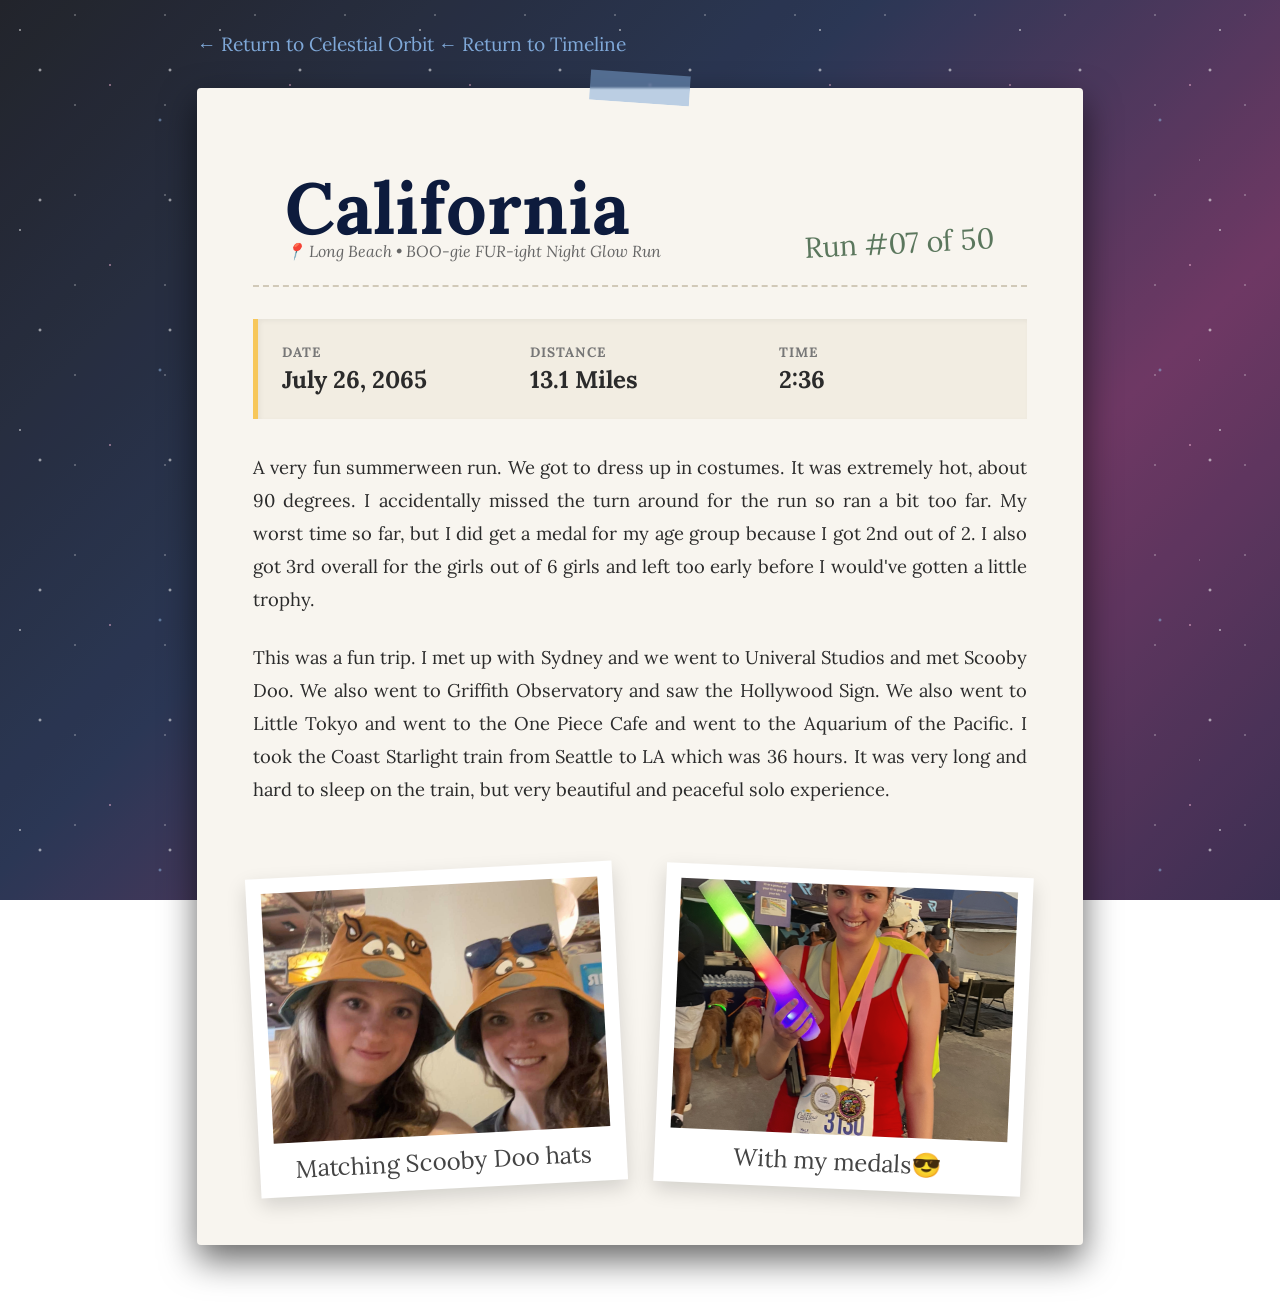
<file: states/california.html>
<!DOCTYPE html>
<html lang="en">
<head>
    <meta charset="UTF-8">
    <meta name="viewport" content="width=device-width, initial-scale=1.0">
    <title>California Run | Running Across America</title>
    <link rel="preconnect" href="https://fonts.googleapis.com">
    <link rel="preconnect" href="https://fonts.gstatic.com" crossorigin>
    <link href="https://fonts.googleapis.com/css2?family=Caveat:wght@400..700&family=Lora:ital,wght@0,400..700;1,400..700&display=swap" rel="stylesheet">
    <link rel="stylesheet" href="../assets/style.css">
    <style>
        /* ==========================================================================
           State Page Specific Styling
           ========================================================================== */
        .state-container {
            max-width: 950px;
            margin: 2rem auto;
            padding: 0 2rem;
            position: relative;
            z-index: 1;
        }

        .back-link {
            display: inline-block;
            color: var(--dusty-blue);
            text-decoration: none;
            margin-bottom: 2rem;
            font-size: 1.2rem;
            transition: color 0.3s;
        }
        .back-link:hover {
            color: var(--gold);
        }

        /* Scrapbook Journal Entry Paper Layout */
        .journal-paper {
            background: var(--cream);
            color: var(--charcoal);
            padding: 3.5rem;
            border-radius: 4px;
            box-shadow: 0 15px 35px rgba(0,0,0,0.6);
            position: relative;
            margin-bottom: 4rem;
        }

        .state-header {
            border-bottom: 2px dashed #d1c9b8;
            padding-bottom: 1.5rem;
            margin-bottom: 2rem;
            display: flex;
            justify-content: space-between;
            align-items: flex-end;
        }

        .state-header h1 {
            font-size: 4.5rem;
            color: var(--bg-light-blue);
            line-height: 0.9;
        }

        .run-number {
            font-size: 1.8rem;
            color: var(--forest-green);
            transform: rotate(-3deg);
        }

        /* Trail Stats Grid Box */
        .stats-notebook {
            background: #f2ede2;
            border-left: 5px solid var(--gold);
            padding: 1.5rem;
            margin: 2rem 0;
            display: grid;
            grid-template-columns: repeat(auto-fit, minmax(150px, 1fr));
            gap: 1.5rem;
            box-shadow: inset 2px 2px 5px rgba(0,0,0,0.05);
        }

        .stat-item h4 {
            font-size: 0.85rem;
            text-transform: uppercase;
            letter-spacing: 1px;
            color: #777;
            margin-bottom: 0.2rem;
        }

        .stat-item p {
            font-size: 1.5rem;
            color: var(--charcoal);
            font-weight: bold;
        }

        .long-story {
            line-height: 1.8;
            font-size: 1.15rem;
            margin-bottom: 2rem;
            text-align: justify;
        }

        .long-story p {
            margin-bottom: 1.5rem;
        }

        /* Polaroid Photo Gallery Grid */
        .state-gallery {
            display: grid;
            grid-template-columns: repeat(auto-fit, minmax(260px, 1fr));
            gap: 2.5rem;
            margin-top: 4rem;
        }

        .polaroid-frame {
            background: white;
            padding: 15px 15px 50px 15px;
            box-shadow: 0 8px 20px rgba(0,0,0,0.15);
            position: relative;
            transition: transform 0.3s ease;
        }

        .polaroid-frame img {
            width: 100%;
            height: 250px;
            object-fit: cover;
            filter: sepia(0.1) contrast(0.98);
        }

        .polaroid-frame .caption {
            position: absolute;
            bottom: 12px;
            left: 15px;
            right: 15px;
            text-align: center;
            font-size: 1.5rem;
            color: #444;
        }

        /* Playful overlapping layout tilts */
        .tilt-l { transform: rotate(-3deg); }
        .tilt-r { transform: rotate(2.5deg); }
        .polaroid-frame:hover { transform: rotate(0deg) scale(1.03); z-index: 5; }
    </style>
</head>
<body>

    <div class="stars-overlay"></div>

    <div class="state-container">
        
        <nav class="back-links-container">
            <a href="../index.html#progress-section" class="back-link serif">← Return to Celestial Orbit</a>
            <a href="../index.html#timeline-section" class="back-link serif">← Return to Timeline</a>
        </nav>

        <article class="journal-paper">
            <div class="tape top-center"></div>

            <header class="state-header">
                <div>
                    <h1 class="handwritten">California</h1>
                    <p class="serif" style="color: #666; font-style: italic;">📍 Long Beach • BOO-gie FUR-ight Night Glow Run </p>
                </div>
                <div class="run-number handwritten">Run #07 of 50</div>
            </header>

            <section class="stats-notebook serif">
                <div class="stat-item">
                    <h4>Date</h4>
                    <p>July 26, 2065</p>
                </div>
                <div class="stat-item">
                    <h4>Distance</h4>
                    <p>13.1 Miles</p>
                </div>
                <div class="stat-item">
                    <h4>Time</h4>
                    <p>2:36</p>
                </div>
            </section>

            <section class="long-story serif">
                <p>
                    A very fun summerween run. We got to dress up in costumes. It was extremely hot, about 90 degrees. I accidentally missed the turn around for the run so ran a bit too far. My worst time so far, but I did get a medal for my age group because I got 2nd out of 2. I also got 3rd overall for the girls out of 6 girls and left too early before I would've gotten a little trophy. 
                </p>
                <p>
                    This was a fun trip. I met up with Sydney and we went to Univeral Studios and met Scooby Doo. We also went to Griffith Observatory and saw the Hollywood Sign. We also went to Little Tokyo and went to the One Piece Cafe and went to the Aquarium of the Pacific. I took the Coast Starlight train from Seattle to LA which was 36 hours. It was very long and hard to sleep on the train, but very beautiful and peaceful solo experience. 
                </p>
    
            </section>

            <section class="state-gallery">
                
                <div class="polaroid-frame tilt-l">
                    <img src="../assets/images/california.JPG" alt="State Run" class="hero-img">
                    <p class="handwritten caption">Matching Scooby Doo hats</p>
                </div>

                <div class="polaroid-frame tilt-r">
                    <img src="../assets/images/california1.png" alt="State Run" class="hero-img">
                    <div class="coffee-stain"></div>
                    <p class="handwritten caption">With my medals😎</p>
                </div>

            </section>
        </article>

    </div>

</body>
</html>
</file>
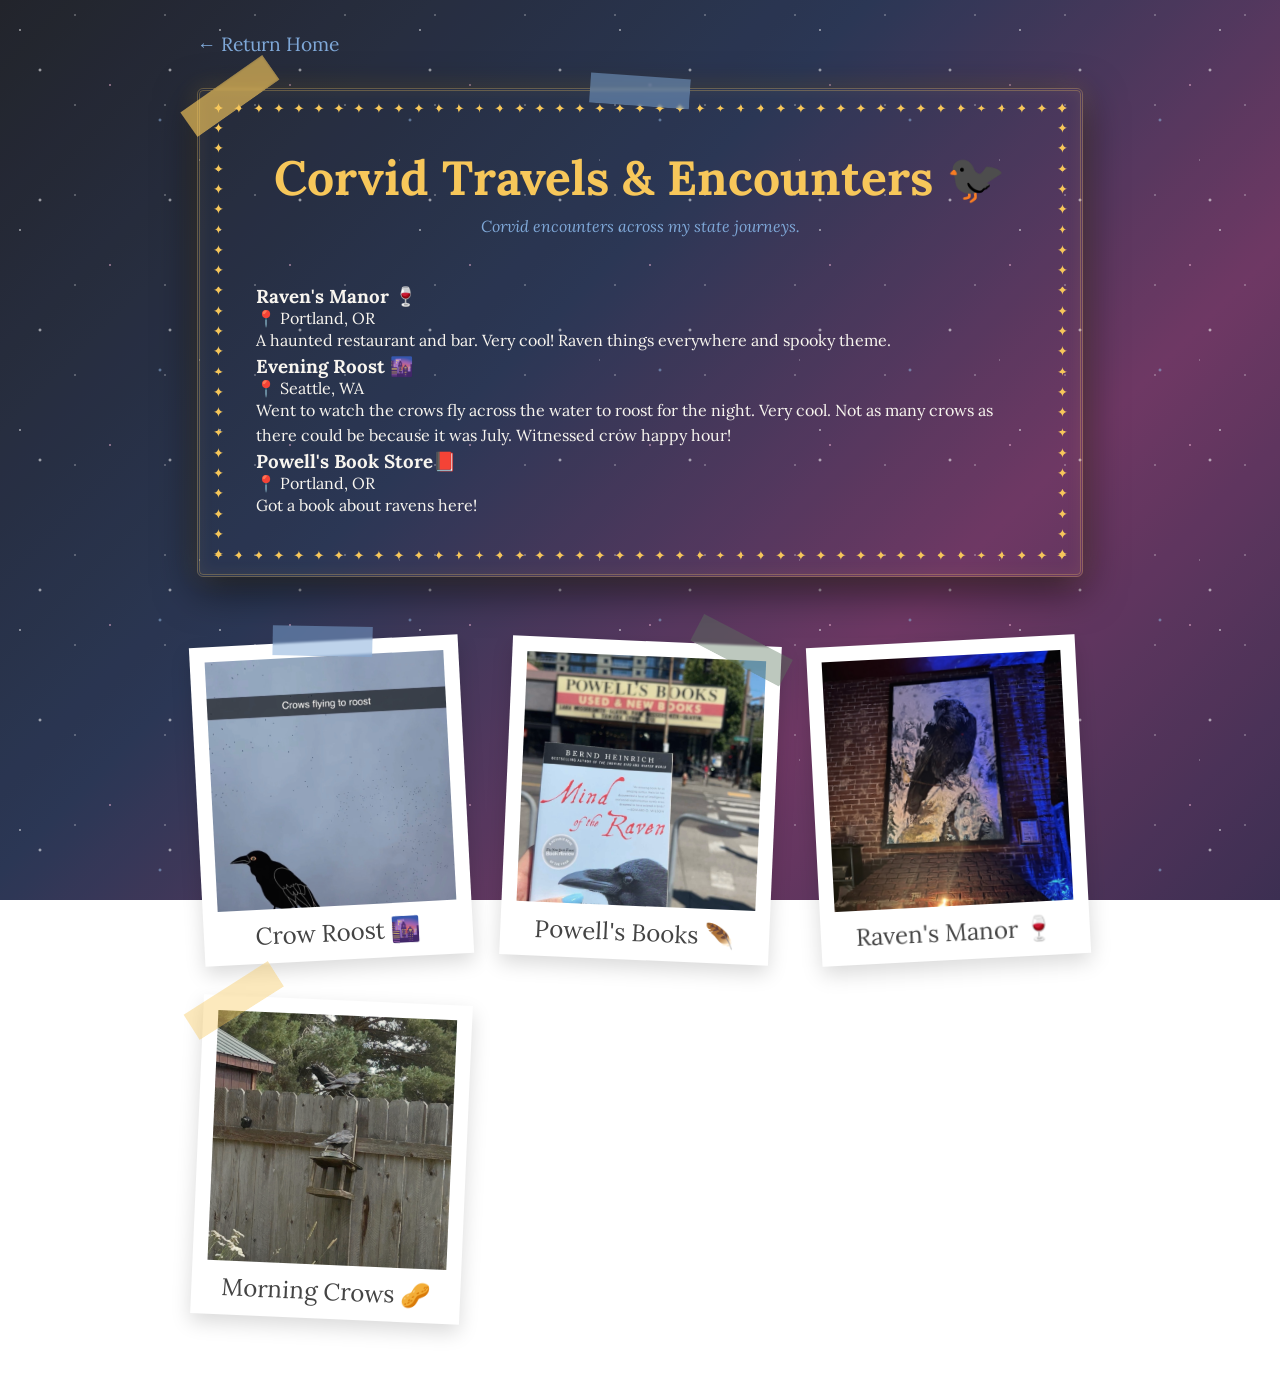
<file: states/corvids.html>
<!DOCTYPE html>
<html lang="en">
<head>
    <meta charset="UTF-8">
    <meta name="viewport" content="width=device-width, initial-scale=1.0">
    <title>Corvids | Running Across America</title>
    <link rel="preconnect" href="https://fonts.googleapis.com">
    <link rel="preconnect" href="https://fonts.gstatic.com" crossorigin>
    <link href="https://fonts.googleapis.com/css2?family=Caveat:wght@400..700&family=Lora:ital,wght@0,400..700;1,400..700&display=swap" rel="stylesheet">
    <link rel="stylesheet" href="../assets/style.css">
    <style>
      
        .state-container {
            max-width: 950px;
            margin: 2rem auto;
            padding: 0 2rem;
            position: relative;
            z-index: 1;
        }

        .back-link {
            display: inline-block;
            color: var(--dusty-blue);
            text-decoration: none;
            margin-bottom: 2rem;
            font-size: 1.2rem;
            transition: color 0.3s;
        }
        .back-link:hover {
            color: var(--gold);
        }

        /* Scrapbook Journal Entry Paper Layout */
        .journal-paper {
            background: var(--cream);
            color: var(--charcoal);
            padding: 3.5rem;
            border-radius: 4px;
            box-shadow: 0 15px 35px rgba(0,0,0,0.6);
            position: relative;
            margin-bottom: 4rem;
        }

        .state-header {
            border-bottom: 2px dashed #d1c9b8;
            padding-bottom: 1.5rem;
            margin-bottom: 2rem;
            display: flex;
            justify-content: space-between;
            align-items: flex-end;
        }

        .state-header h1 {
            font-size: 4.5rem;
            color: var(--bg-light-blue);
            line-height: 0.9;
        }

        .run-number {
            font-size: 1.8rem;
            color: var(--forest-green);
            transform: rotate(-3deg);
        }

        /* Trail Stats Grid Box */
        .stats-notebook {
            background: #f2ede2;
            border-left: 5px solid var(--gold);
            padding: 1.5rem;
            margin: 2rem 0;
            display: grid;
            grid-template-columns: repeat(auto-fit, minmax(150px, 1fr));
            gap: 1.5rem;
            box-shadow: inset 2px 2px 5px rgba(0,0,0,0.05);
        }

        .stat-item h4 {
            font-size: 0.85rem;
            text-transform: uppercase;
            letter-spacing: 1px;
            color: #777;
            margin-bottom: 0.2rem;
        }

        .stat-item p {
            font-size: 1.5rem;
            color: var(--charcoal);
            font-weight: bold;
        }

        .long-story {
            line-height: 1.8;
            font-size: 1.15rem;
            margin-bottom: 2rem;
            text-align: justify;
        }

        .long-story p {
            margin-bottom: 1.5rem;
        }

        /* Polaroid Photo Gallery Grid */
        .state-gallery {
            display: grid;
            grid-template-columns: repeat(auto-fit, minmax(260px, 1fr));
            gap: 2.5rem;
            margin-top: 4rem;
            margin-bottom: 4rem;
        }

        .polaroid-frame {
            background: white;
            padding: 15px 15px 50px 15px;
            box-shadow: 0 8px 20px rgba(0,0,0,0.15);
            position: relative;
            transition: transform 0.3s ease;
        }

        .polaroid-frame img {
            width: 100%;
            height: 250px;
            object-fit: cover;
            filter: sepia(0.1) contrast(0.98);
        }

        .polaroid-frame .caption {
            position: absolute;
            bottom: 12px;
            left: 15px;
            right: 15px;
            text-align: center;
            font-size: 1.5rem;
            color: #444;
        }

        /* Playful overlapping layout tilts */
        .tilt-l { transform: rotate(-3deg); }
        .tilt-r { transform: rotate(2.5deg); }
        .polaroid-frame:hover { transform: rotate(0deg) scale(1.03); z-index: 5; }
    </style>
</head>
<body>

    <div class="stars-overlay"></div>

    <div class="state-container">
        
        <nav class="back-links-container">
            <a href="../index.html#home" class="back-link serif">← Return Home</a>
        </nav>
          

        <section id="corvid-section" class="corvid-section">
            <div class="corvid-paper cosmic-border">
                <div class="corvid-header">
                    <h2 class="handwritten section-title">Corvid Travels & Encounters 🐦‍⬛</h2>
                    <p class="section-subtitle serif">Corvid encounters across my state journeys.</p>
                </div>

                <div class="corvid-grid">
                    <article class="corvid-card">
                        <div class="tape top-center"></div>
                        <h3 class="handwritten">Raven's Manor 🍷</h3>
                        <p class="serif corvid-location">📍 Portland, OR</p>
                        <p class="serif entry-text">
                            A haunted restaurant and bar. Very cool! Raven things everywhere and spooky theme. 
                    </article>

                    <article class="corvid-card">
                        <div class="tape top-left"></div>
                        <h3 class="handwritten">Evening Roost  🌆</h3>
                        <p class="serif corvid-location">📍 Seattle, WA</p>
                        <p class="serif entry-text">
                            Went to watch the crows fly across the water to roost for the night. Very cool. Not as many crows as there could be because it was July. Witnessed crow happy hour!
                        </p>
                    </article>

                    <article class="corvid-card">
                        <div class="tape top-left"></div>
                        <h3 class="handwritten">Powell's Book Store📕</h3>
                        <p class="serif corvid-location">📍 Portland, OR</p>
                        <p class="serif entry-text">
                            Got a book about ravens here!
                        </p>
                    </article>                </div>
            </div>
        </section>

        <section class="state-gallery">
            <div class="polaroid-frame tilt-l">
                <div class="tape top-center"></div>
                <img src="../assets/images/corvid1.jpeg" alt="Crow at sunset">
                <p class="caption handwritten">Crow Roost 🌆</p>
            </div>

            <div class="polaroid-frame tilt-r">
                <div class="tape top-right"></div>
                <img src="../assets/images/corvid2.jpeg" alt="Raven's Manor">
                <p class="caption handwritten">Powell's Books 🪶 </p>
            </div>

            <div class="polaroid-frame tilt-l">
                <img src="../assets/images/corvid3.jpeg" alt="Raven feather">
                <p class="caption handwritten">Raven's Manor 🍷</p>
            </div>

            <div class="polaroid-frame tilt-r">
                <div class="tape top-left"></div>
                <img src="../assets/images/corvid4.jpeg" alt="Crow perched">
                <p class="caption handwritten">Morning Crows 🥜</p>
            </div>
        </section>

    </div>

</body>
</html>
</file>
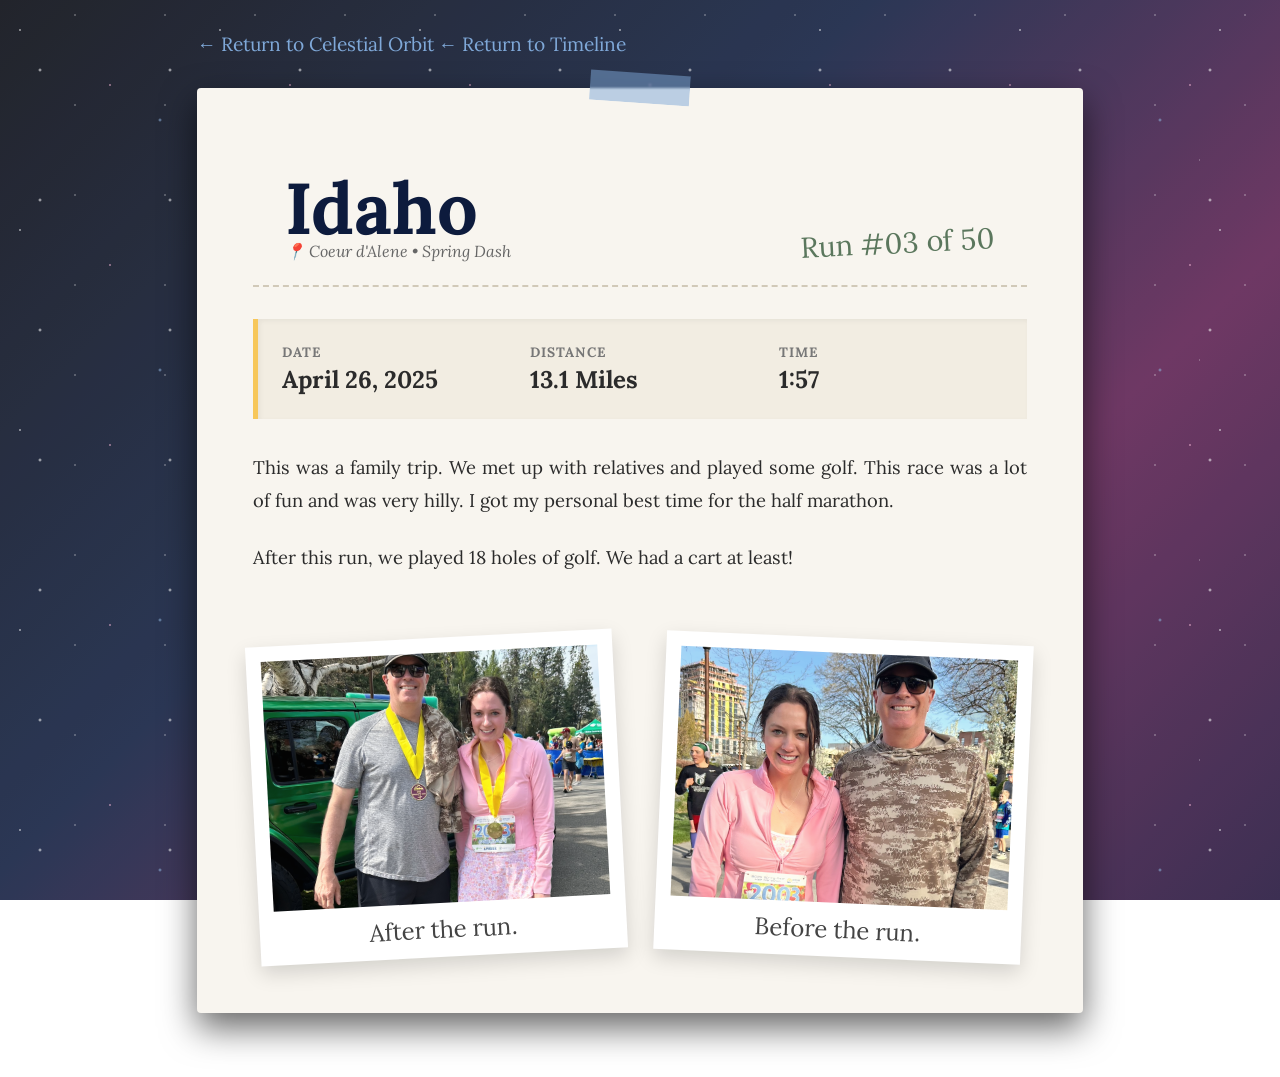
<file: states/idaho.html>
<!DOCTYPE html>
<html lang="en">
<head>
    <meta charset="UTF-8">
    <meta name="viewport" content="width=device-width, initial-scale=1.0">
    <title>Idaho Run | Running Across America</title>
    <link rel="preconnect" href="https://fonts.googleapis.com">
    <link rel="preconnect" href="https://fonts.gstatic.com" crossorigin>
    <link href="https://fonts.googleapis.com/css2?family=Caveat:wght@400..700&family=Lora:ital,wght@0,400..700;1,400..700&display=swap" rel="stylesheet">
    <link rel="stylesheet" href="../assets/style.css">
    <style>
        /* ==========================================================================
           State Page Specific Styling
           ========================================================================== */
        .state-container {
            max-width: 950px;
            margin: 2rem auto;
            padding: 0 2rem;
            position: relative;
            z-index: 1;
        }

        .back-link {
            display: inline-block;
            color: var(--dusty-blue);
            text-decoration: none;
            margin-bottom: 2rem;
            font-size: 1.2rem;
            transition: color 0.3s;
        }
        .back-link:hover {
            color: var(--gold);
        }

        /* Scrapbook Journal Entry Paper Layout */
        .journal-paper {
            background: var(--cream);
            color: var(--charcoal);
            padding: 3.5rem;
            border-radius: 4px;
            box-shadow: 0 15px 35px rgba(0,0,0,0.6);
            position: relative;
            margin-bottom: 4rem;
        }

        .state-header {
            border-bottom: 2px dashed #d1c9b8;
            padding-bottom: 1.5rem;
            margin-bottom: 2rem;
            display: flex;
            justify-content: space-between;
            align-items: flex-end;
        }

        .state-header h1 {
            font-size: 4.5rem;
            color: var(--bg-light-blue);
            line-height: 0.9;
        }

        .run-number {
            font-size: 1.8rem;
            color: var(--forest-green);
            transform: rotate(-3deg);
        }

        /* Trail Stats Grid Box */
        .stats-notebook {
            background: #f2ede2;
            border-left: 5px solid var(--gold);
            padding: 1.5rem;
            margin: 2rem 0;
            display: grid;
            grid-template-columns: repeat(auto-fit, minmax(150px, 1fr));
            gap: 1.5rem;
            box-shadow: inset 2px 2px 5px rgba(0,0,0,0.05);
        }

        .stat-item h4 {
            font-size: 0.85rem;
            text-transform: uppercase;
            letter-spacing: 1px;
            color: #777;
            margin-bottom: 0.2rem;
        }

        .stat-item p {
            font-size: 1.5rem;
            color: var(--charcoal);
            font-weight: bold;
        }

        .long-story {
            line-height: 1.8;
            font-size: 1.15rem;
            margin-bottom: 2rem;
            text-align: justify;
        }

        .long-story p {
            margin-bottom: 1.5rem;
        }

        /* Polaroid Photo Gallery Grid */
        .state-gallery {
            display: grid;
            grid-template-columns: repeat(auto-fit, minmax(260px, 1fr));
            gap: 2.5rem;
            margin-top: 4rem;
        }

        .polaroid-frame {
            background: white;
            padding: 15px 15px 50px 15px;
            box-shadow: 0 8px 20px rgba(0,0,0,0.15);
            position: relative;
            transition: transform 0.3s ease;
        }

        .polaroid-frame img {
            width: 100%;
            height: 250px;
            object-fit: cover;
            filter: sepia(0.1) contrast(0.98);
        }

        .polaroid-frame .caption {
            position: absolute;
            bottom: 12px;
            left: 15px;
            right: 15px;
            text-align: center;
            font-size: 1.5rem;
            color: #444;
        }

        /* Playful overlapping layout tilts */
        .tilt-l { transform: rotate(-3deg); }
        .tilt-r { transform: rotate(2.5deg); }
        .polaroid-frame:hover { transform: rotate(0deg) scale(1.03); z-index: 5; }
    </style>
</head>
<body>

    <div class="stars-overlay"></div>

    <div class="state-container">
        
        <nav class="back-links-container">
            <a href="../index.html#progress-section" class="back-link serif">← Return to Celestial Orbit</a>
            <a href="../index.html#timeline-section" class="back-link serif">← Return to Timeline</a>
        </nav>

        <article class="journal-paper">
            <div class="tape top-center"></div>

            <header class="state-header">
                <div>
                    <h1 class="handwritten">Idaho</h1>
                    <p class="serif" style="color: #666; font-style: italic;">📍 Coeur d'Alene • Spring Dash</p>
                </div>
                <div class="run-number handwritten">Run #03 of 50</div>
            </header>

            <section class="stats-notebook serif">
                <div class="stat-item">
                    <h4>Date</h4>
                    <p>April 26, 2025</p>
                </div>
                <div class="stat-item">
                    <h4>Distance</h4>
                    <p>13.1 Miles</p>
                </div>
                <div class="stat-item">
                    <h4>Time</h4>
                    <p>1:57</p>
                </div>
            </section>

            <section class="long-story serif">
                <p>
                    This was a family trip. We met up with relatives and played some golf. This race was a lot of fun and was very hilly. I got my personal best time for the half marathon. 
                </p>
                <p>
                    After this run, we played 18 holes of golf. We had a cart at least!
                </p>
    
            </section>

            <section class="state-gallery">
                
                <div class="polaroid-frame tilt-l">
                    <img src="../assets/images/idaho2.png" alt="State Run" class="hero-img">
                    <p class="handwritten caption">After the run.</p>
                </div>

                <div class="polaroid-frame tilt-r">
                    <img src="../assets/images/idaho3.png" alt="State Run" class="hero-img">
                    <div class="coffee-stain"></div>
                    <p class="handwritten caption">Before the run.</p>
                </div>

            </section>
        </article>

    </div>

</body>
</html>
</file>
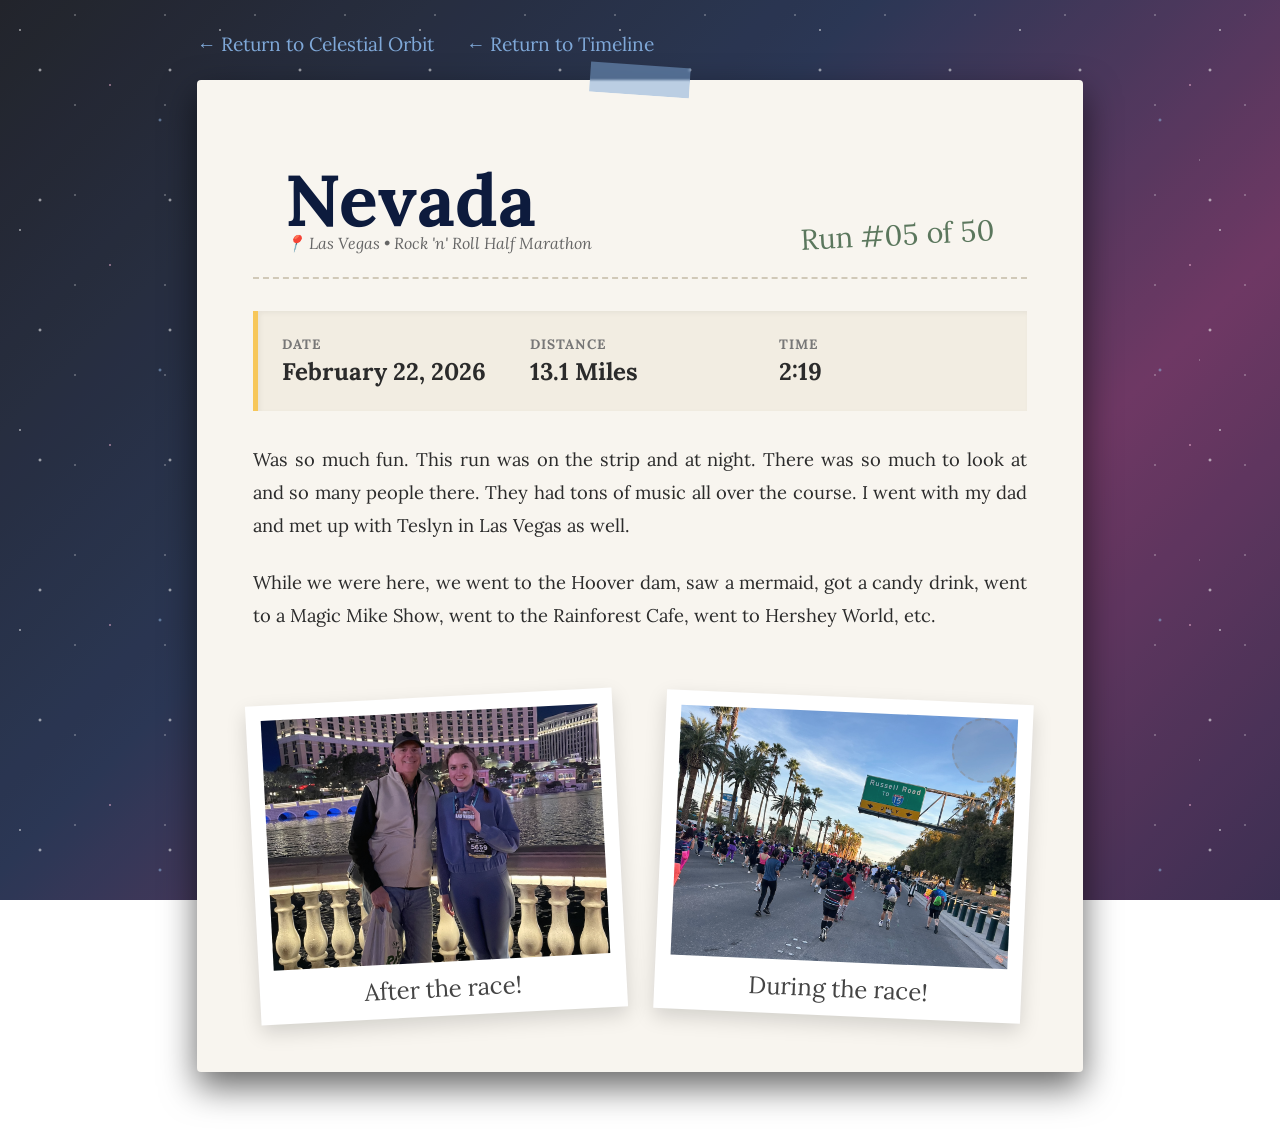
<file: states/nevada.html>
<!DOCTYPE html>
<html lang="en">
<head>
    <meta charset="UTF-8">
    <meta name="viewport" content="width=device-width, initial-scale=1.0">
    <title>Nevada Run | Running Across America</title>
    <link rel="preconnect" href="https://fonts.googleapis.com">
    <link rel="preconnect" href="https://fonts.gstatic.com" crossorigin>
    <link href="https://fonts.googleapis.com/css2?family=Caveat:wght@400..700&family=Lora:ital,wght@0,400..700;1,400..700&display=swap" rel="stylesheet">
    
   
    <link rel="stylesheet" href="../assets/style.css">
    
    <style>
        /* ==========================================================================
           State Page Specific Styling
           ========================================================================== */
        .state-container {
            max-width: 950px;
            margin: 2rem auto;
            padding: 0 2rem;
            position: relative;
            z-index: 1;
        }

       
        .back-links-container {
            display: flex;
            gap: 2rem;
            margin-bottom: 1.5rem;
        }

        .back-link {
            display: inline-block;
            color: var(--dusty-blue);
            text-decoration: none;
            font-size: 1.2rem;
            transition: color 0.3s;
        }
        .back-link:hover {
            color: var(--gold);
        }

        /* Scrapbook Journal Entry Paper Layout */
        .journal-paper {
            background: var(--cream);
            color: var(--charcoal);
            padding: 3.5rem;
            border-radius: 4px;
            box-shadow: 0 15px 35px rgba(0,0,0,0.6);
            position: relative;
            margin-bottom: 4rem;
        }

        .state-header {
            border-bottom: 2px dashed #d1c9b8;
            padding-bottom: 1.5rem;
            margin-bottom: 2rem;
            display: flex;
            justify-content: space-between;
            align-items: flex-end;
        }

        .state-header h1 {
            font-size: 4.5rem;
            color: var(--bg-light-blue);
            line-height: 0.9;
        }

        .run-number {
            font-size: 1.8rem;
            color: var(--forest-green);
            transform: rotate(-3deg);
        }

        /* Trail Stats Grid Box */
        .stats-notebook {
            background: #f2ede2;
            border-left: 5px solid var(--gold);
            padding: 1.5rem;
            margin: 2rem 0;
            display: grid;
            grid-template-columns: repeat(auto-fit, minmax(150px, 1fr));
            gap: 1.5rem;
            box-shadow: inset 2px 2px 5px rgba(0,0,0,0.05);
        }

        .stat-item h4 {
            font-size: 0.85rem;
            text-transform: uppercase;
            letter-spacing: 1px;
            color: #777;
            margin-bottom: 0.2rem;
        }

        .stat-item p {
            font-size: 1.5rem;
            color: var(--charcoal);
            font-weight: bold;
        }

        .long-story {
            line-height: 1.8;
            font-size: 1.15rem;
            margin-bottom: 2rem;
            text-align: justify;
        }

        .long-story p {
            margin-bottom: 1.5rem;
        }

        /* Polaroid Photo Gallery Grid */
        .state-gallery {
            display: grid;
            grid-template-columns: repeat(auto-fit, minmax(260px, 1fr));
            gap: 2.5rem;
            margin-top: 4rem;
        }

        .polaroid-frame {
            background: white;
            padding: 15px 15px 50px 15px;
            box-shadow: 0 8px 20px rgba(0,0,0,0.15);
            position: relative;
            transition: transform 0.3s ease;
        }

        .polaroid-frame img {
            width: 100%;
            height: 250px;
            object-fit: cover;
            filter: sepia(0.1) contrast(0.98);
        }

        .polaroid-frame .caption {
            position: absolute;
            bottom: 12px;
            left: 15px;
            right: 15px;
            text-align: center;
            font-size: 1.5rem;
            color: #444;
        }

        /* Playful overlapping layout tilts */
        .tilt-l { transform: rotate(-3deg); }
        .tilt-r { transform: rotate(2.5deg); }
        .polaroid-frame:hover { transform: rotate(0deg) scale(1.03); z-index: 5; }
    </style>
</head>
<body>

    <div class="stars-overlay"></div>

    <div class="state-container">
        
       
        <nav class="back-links-container">
            <a href="../index.html#progress-section" class="back-link serif">← Return to Celestial Orbit</a>
            <a href="../index.html#timeline-section" class="back-link serif">← Return to Timeline</a>
        </nav>

        <article class="journal-paper">
            <div class="tape top-center"></div>

            <header class="state-header">
                <div>
                    <h1 class="handwritten">Nevada</h1>
                    <p class="serif" style="color: #666; font-style: italic;">📍 Las Vegas • Rock 'n' Roll Half Marathon</p>
                </div>
                <div class="run-number handwritten">Run #05 of 50</div>
            </header>

            <section class="stats-notebook serif">
                <div class="stat-item">
                    <h4>Date</h4>
                    <p>February 22, 2026</p>
                </div>
                <div class="stat-item">
                    <h4>Distance</h4>
                    <p>13.1 Miles</p>
                </div>
                <div class="stat-item">
                    <h4>Time</h4>
                    <p>2:19</p>
                </div>
            </section>

            <section class="long-story serif">
                <p>
                    Was so much fun. This run was on the strip and at night. There was so much to look at and so many people there. They had tons of music all over the course. I went with my dad and met up with Teslyn in Las Vegas as well. 
                </p>
                <p>
                    While we were here, we went to the Hoover dam, saw a mermaid, got a candy drink, went to a Magic Mike Show, went to the Rainforest Cafe, went to Hershey World, etc. 
                </p>
            </section>

            <section class="state-gallery">
               
                <div class="polaroid-frame tilt-l">
                    <img src="../assets/images/vegas2.png" alt="State Run" class="hero-img">
                    <p class="handwritten caption">After the race!</p>
                </div>

                <div class="polaroid-frame tilt-r">
                    <img src="../assets/images/vegas4.png" alt="State Run" class="hero-img">
                    <div class="coffee-stain"></div>
                    <p class="handwritten caption">During the race!</p>
                </div>
            </section>
        </article>
    </div>
</body>
</html>
</file>
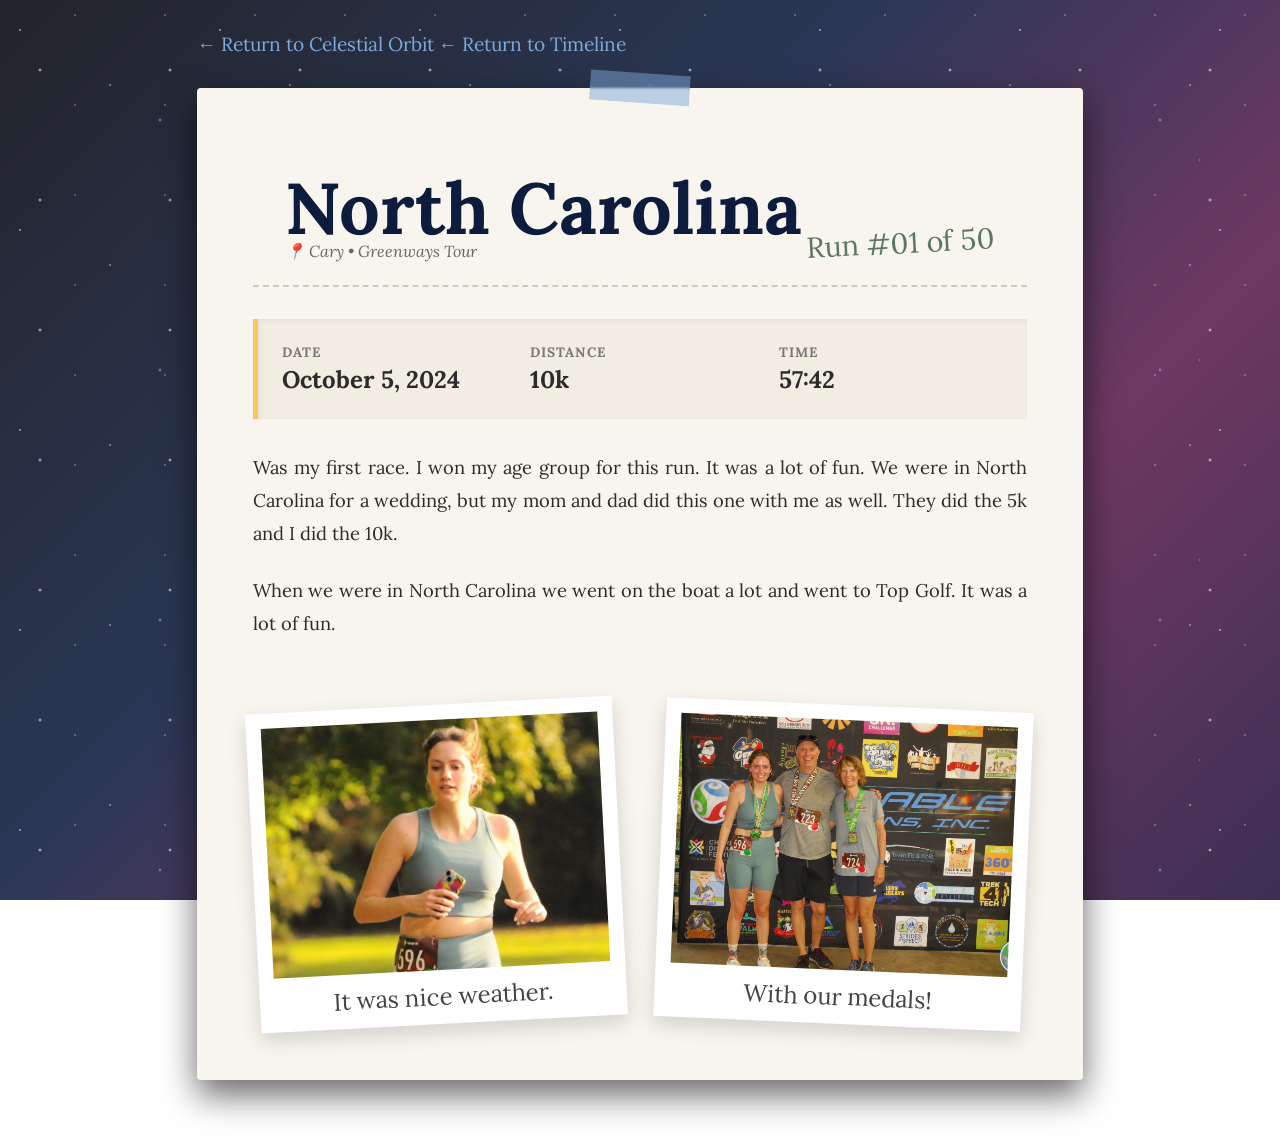
<file: states/north-carolina.html>
<!DOCTYPE html>
<html lang="en">
<head>
    <meta charset="UTF-8">
    <meta name="viewport" content="width=device-width, initial-scale=1.0">
    <title>North Carolina Run | Running Across America</title>
    <link rel="preconnect" href="https://fonts.googleapis.com">
    <link rel="preconnect" href="https://fonts.gstatic.com" crossorigin>
    <link href="https://fonts.googleapis.com/css2?family=Caveat:wght@400..700&family=Lora:ital,wght@0,400..700;1,400..700&display=swap" rel="stylesheet">
    <link rel="stylesheet" href="../assets/style.css">
    <style>
        /* ==========================================================================
           State Page Specific Styling
           ========================================================================== */
        .state-container {
            max-width: 950px;
            margin: 2rem auto;
            padding: 0 2rem;
            position: relative;
            z-index: 1;
        }

        .back-link {
            display: inline-block;
            color: var(--dusty-blue);
            text-decoration: none;
            margin-bottom: 2rem;
            font-size: 1.2rem;
            transition: color 0.3s;
        }
        .back-link:hover {
            color: var(--gold);
        }

        /* Scrapbook Journal Entry Paper Layout */
        .journal-paper {
            background: var(--cream);
            color: var(--charcoal);
            padding: 3.5rem;
            border-radius: 4px;
            box-shadow: 0 15px 35px rgba(0,0,0,0.6);
            position: relative;
            margin-bottom: 4rem;
        }

        .state-header {
            border-bottom: 2px dashed #d1c9b8;
            padding-bottom: 1.5rem;
            margin-bottom: 2rem;
            display: flex;
            justify-content: space-between;
            align-items: flex-end;
        }

        .state-header h1 {
            font-size: 4.5rem;
            color: var(--bg-light-blue);
            line-height: 0.9;
        }

        .run-number {
            font-size: 1.8rem;
            color: var(--forest-green);
            transform: rotate(-3deg);
        }

        /* Trail Stats Grid Box */
        .stats-notebook {
            background: #f2ede2;
            border-left: 5px solid var(--gold);
            padding: 1.5rem;
            margin: 2rem 0;
            display: grid;
            grid-template-columns: repeat(auto-fit, minmax(150px, 1fr));
            gap: 1.5rem;
            box-shadow: inset 2px 2px 5px rgba(0,0,0,0.05);
        }

        .stat-item h4 {
            font-size: 0.85rem;
            text-transform: uppercase;
            letter-spacing: 1px;
            color: #777;
            margin-bottom: 0.2rem;
        }

        .stat-item p {
            font-size: 1.5rem;
            color: var(--charcoal);
            font-weight: bold;
        }

        .long-story {
            line-height: 1.8;
            font-size: 1.15rem;
            margin-bottom: 2rem;
            text-align: justify;
        }

        .long-story p {
            margin-bottom: 1.5rem;
        }

        /* Polaroid Photo Gallery Grid */
        .state-gallery {
            display: grid;
            grid-template-columns: repeat(auto-fit, minmax(260px, 1fr));
            gap: 2.5rem;
            margin-top: 4rem;
        }

        .polaroid-frame {
            background: white;
            padding: 15px 15px 50px 15px;
            box-shadow: 0 8px 20px rgba(0,0,0,0.15);
            position: relative;
            transition: transform 0.3s ease;
        }

        .polaroid-frame img {
            width: 100%;
            height: 250px;
            object-fit: cover;
            filter: sepia(0.1) contrast(0.98);
        }

        .polaroid-frame .caption {
            position: absolute;
            bottom: 12px;
            left: 15px;
            right: 15px;
            text-align: center;
            font-size: 1.5rem;
            color: #444;
        }

        /* Playful overlapping layout tilts */
        .tilt-l { transform: rotate(-3deg); }
        .tilt-r { transform: rotate(2.5deg); }
        .polaroid-frame:hover { transform: rotate(0deg) scale(1.03); z-index: 5; }
    </style>
</head>
<body>

    <div class="stars-overlay"></div>

    <div class="state-container">
        
        <nav class="back-links-container">
            <a href="../index.html#progress-section" class="back-link serif">← Return to Celestial Orbit</a>
            <a href="../index.html#timeline-section" class="back-link serif">← Return to Timeline</a>
        </nav>

        <article class="journal-paper">
            <div class="tape top-center"></div>

            <header class="state-header">
                <div>
                    <h1 class="handwritten">North Carolina</h1>
                    <p class="serif" style="color: #666; font-style: italic;">📍 Cary • Greenways Tour</p>
                </div>
                <div class="run-number handwritten">Run #01 of 50</div>
            </header>

            <section class="stats-notebook serif">
                <div class="stat-item">
                    <h4>Date</h4>
                    <p>October 5, 2024</p>
                </div>
                <div class="stat-item">
                    <h4>Distance</h4>
                    <p>10k</p>
                </div>
                <div class="stat-item">
                    <h4>Time</h4>
                    <p>57:42</p>
                </div>
            </section>

            <section class="long-story serif">
                <p>
                    Was my first race. I won my age group for this run. It was a lot of fun. We were in North Carolina for a wedding, but my mom and dad did this one with me as well. They did the 5k and I did the 10k.
                </p>
                <p>
                    When we were in North Carolina we went on the boat a lot and went to Top Golf. It was a lot of fun.
                </p>
    
            </section>

            <section class="state-gallery">
                
                <div class="polaroid-frame tilt-l">
                    <img src="../assets/images/nc1.png" alt="State Run" class="hero-img">
                    <p class="handwritten caption">It was nice weather.</p>
                </div>

                <div class="polaroid-frame tilt-r">
                    <img src="../assets/images/nc2.jpeg" alt="State Run" class="hero-img">
                    <div class="coffee-stain"></div>
                    <p class="handwritten caption">With our medals!</p>
                </div>

            </section>
        </article>

    </div>

</body>
</html>
</file>
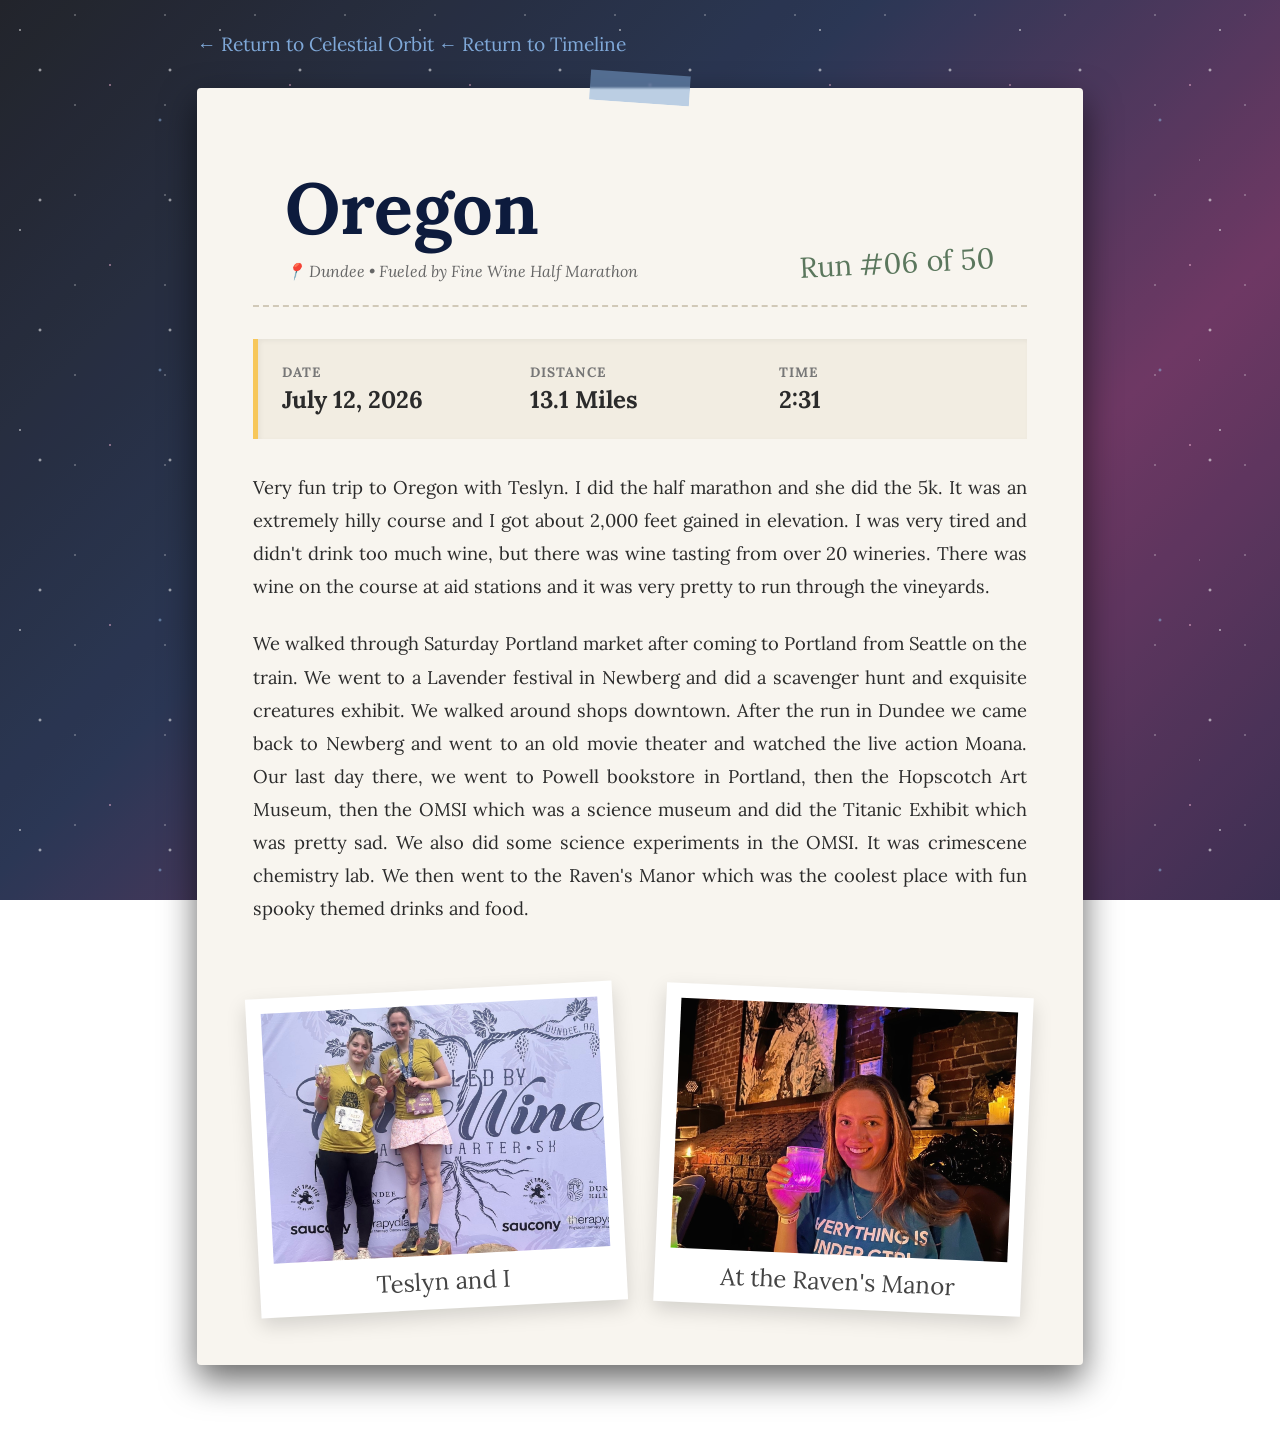
<file: states/oregon.html>
<!DOCTYPE html>
<html lang="en">
<head>
    <meta charset="UTF-8">
    <meta name="viewport" content="width=device-width, initial-scale=1.0">
    <title>Oregon Run | Running Across America</title>
    <link rel="preconnect" href="https://fonts.googleapis.com">
    <link rel="preconnect" href="https://fonts.gstatic.com" crossorigin>
    <link href="https://fonts.googleapis.com/css2?family=Caveat:wght@400..700&family=Lora:ital,wght@0,400..700;1,400..700&display=swap" rel="stylesheet">
    <link rel="stylesheet" href="../assets/style.css">
    <style>
        /* ==========================================================================
           State Page Specific Styling
           ========================================================================== */
        .state-container {
            max-width: 950px;
            margin: 2rem auto;
            padding: 0 2rem;
            position: relative;
            z-index: 1;
        }

        .back-link {
            display: inline-block;
            color: var(--dusty-blue);
            text-decoration: none;
            margin-bottom: 2rem;
            font-size: 1.2rem;
            transition: color 0.3s;
        }
        .back-link:hover {
            color: var(--gold);
        }

        /* Scrapbook Journal Entry Paper Layout */
        .journal-paper {
            background: var(--cream);
            color: var(--charcoal);
            padding: 3.5rem;
            border-radius: 4px;
            box-shadow: 0 15px 35px rgba(0,0,0,0.6);
            position: relative;
            margin-bottom: 4rem;
        }

        .state-header {
            border-bottom: 2px dashed #d1c9b8;
            padding-bottom: 1.5rem;
            margin-bottom: 2rem;
            display: flex;
            justify-content: space-between;
            align-items: flex-end;
        }

        .state-header h1 {
            font-size: 4.5rem;
            color: var(--bg-light-blue);
            line-height: 0.9;
        }

        .run-number {
            font-size: 1.8rem;
            color: var(--forest-green);
            transform: rotate(-3deg);
        }

        /* Trail Stats Grid Box */
        .stats-notebook {
            background: #f2ede2;
            border-left: 5px solid var(--gold);
            padding: 1.5rem;
            margin: 2rem 0;
            display: grid;
            grid-template-columns: repeat(auto-fit, minmax(150px, 1fr));
            gap: 1.5rem;
            box-shadow: inset 2px 2px 5px rgba(0,0,0,0.05);
        }

        .stat-item h4 {
            font-size: 0.85rem;
            text-transform: uppercase;
            letter-spacing: 1px;
            color: #777;
            margin-bottom: 0.2rem;
        }

        .stat-item p {
            font-size: 1.5rem;
            color: var(--charcoal);
            font-weight: bold;
        }

        .long-story {
            line-height: 1.8;
            font-size: 1.15rem;
            margin-bottom: 2rem;
            text-align: justify;
        }

        .long-story p {
            margin-bottom: 1.5rem;
        }

        /* Polaroid Photo Gallery Grid */
        .state-gallery {
            display: grid;
            grid-template-columns: repeat(auto-fit, minmax(260px, 1fr));
            gap: 2.5rem;
            margin-top: 4rem;
        }

        .polaroid-frame {
            background: white;
            padding: 15px 15px 50px 15px;
            box-shadow: 0 8px 20px rgba(0,0,0,0.15);
            position: relative;
            transition: transform 0.3s ease;
        }

        .polaroid-frame img {
            width: 100%;
            height: 250px;
            object-fit: cover;
            filter: sepia(0.1) contrast(0.98);
        }

        .polaroid-frame .caption {
            position: absolute;
            bottom: 12px;
            left: 15px;
            right: 15px;
            text-align: center;
            font-size: 1.5rem;
            color: #444;
        }

        /* Playful overlapping layout tilts */
        .tilt-l { transform: rotate(-3deg); }
        .tilt-r { transform: rotate(2.5deg); }
        .polaroid-frame:hover { transform: rotate(0deg) scale(1.03); z-index: 5; }
    </style>
</head>
<body>

    <div class="stars-overlay"></div>

    <div class="state-container">
        
        <nav class="back-links-container">
            <a href="../index.html#progress-section" class="back-link serif">← Return to Celestial Orbit</a>
            <a href="../index.html#timeline-section" class="back-link serif">← Return to Timeline</a>
        </nav>

        <article class="journal-paper">
            <div class="tape top-center"></div>

            <header class="state-header">
                <div>
                    <h1 class="handwritten">Oregon</h1>
                    <br>
                    <p class="serif" style="color: #666; font-style: italic;">📍 Dundee • Fueled by Fine Wine Half Marathon</p>
                </div>
                <div class="run-number handwritten">Run #06 of 50</div>
            </header>

            <section class="stats-notebook serif">
                <div class="stat-item">
                    <h4>Date</h4>
                    <p>July 12, 2026</p>
                </div>
                <div class="stat-item">
                    <h4>Distance</h4>
                    <p>13.1 Miles</p>
                </div>
                <div class="stat-item">
                    <h4>Time</h4>
                    <p>2:31</p>
                </div>
            </section>

            <section class="long-story serif">
                <p>
                    Very fun trip to Oregon with Teslyn. I did the half marathon and she did the 5k. It was an extremely hilly course and I got about 2,000 feet gained in elevation. I was very tired and didn't drink too much wine, but there was wine tasting from over 20 wineries. There was wine on the course at aid stations and it was very pretty to run through the vineyards. 
                </p>
                <p>
                    We walked through Saturday Portland market after coming to Portland from Seattle on the train. We went to a Lavender festival in Newberg and did a scavenger hunt and exquisite creatures exhibit. We walked around shops downtown. After the run in Dundee we came back to Newberg and went to an old movie theater and watched the live action Moana. Our last day there, we went to Powell bookstore in Portland, then the Hopscotch Art Museum, then the OMSI which was a science museum and did the Titanic Exhibit which was pretty sad. We also did some science experiments in the OMSI. It was crimescene chemistry lab. We then went to the Raven's Manor which was the coolest place with fun spooky themed drinks and food. 
                </p>
    
            </section>

            <section class="state-gallery">
                
                <div class="polaroid-frame tilt-l">
                    <img src="../assets/images/oregon.jpeg" alt="State Run" class="hero-img">
                    <p class="handwritten caption">Teslyn and I</p>
                </div>

                <div class="polaroid-frame tilt-r">
                    <img src="../assets/images/oregon2.jpeg" alt="State Run" class="hero-img">
                    <div class="coffee-stain"></div>
                    <p class="handwritten caption">At the Raven's Manor</p>
                </div>

            </section>
        </article>

    </div>

</body>
</html>
</file>
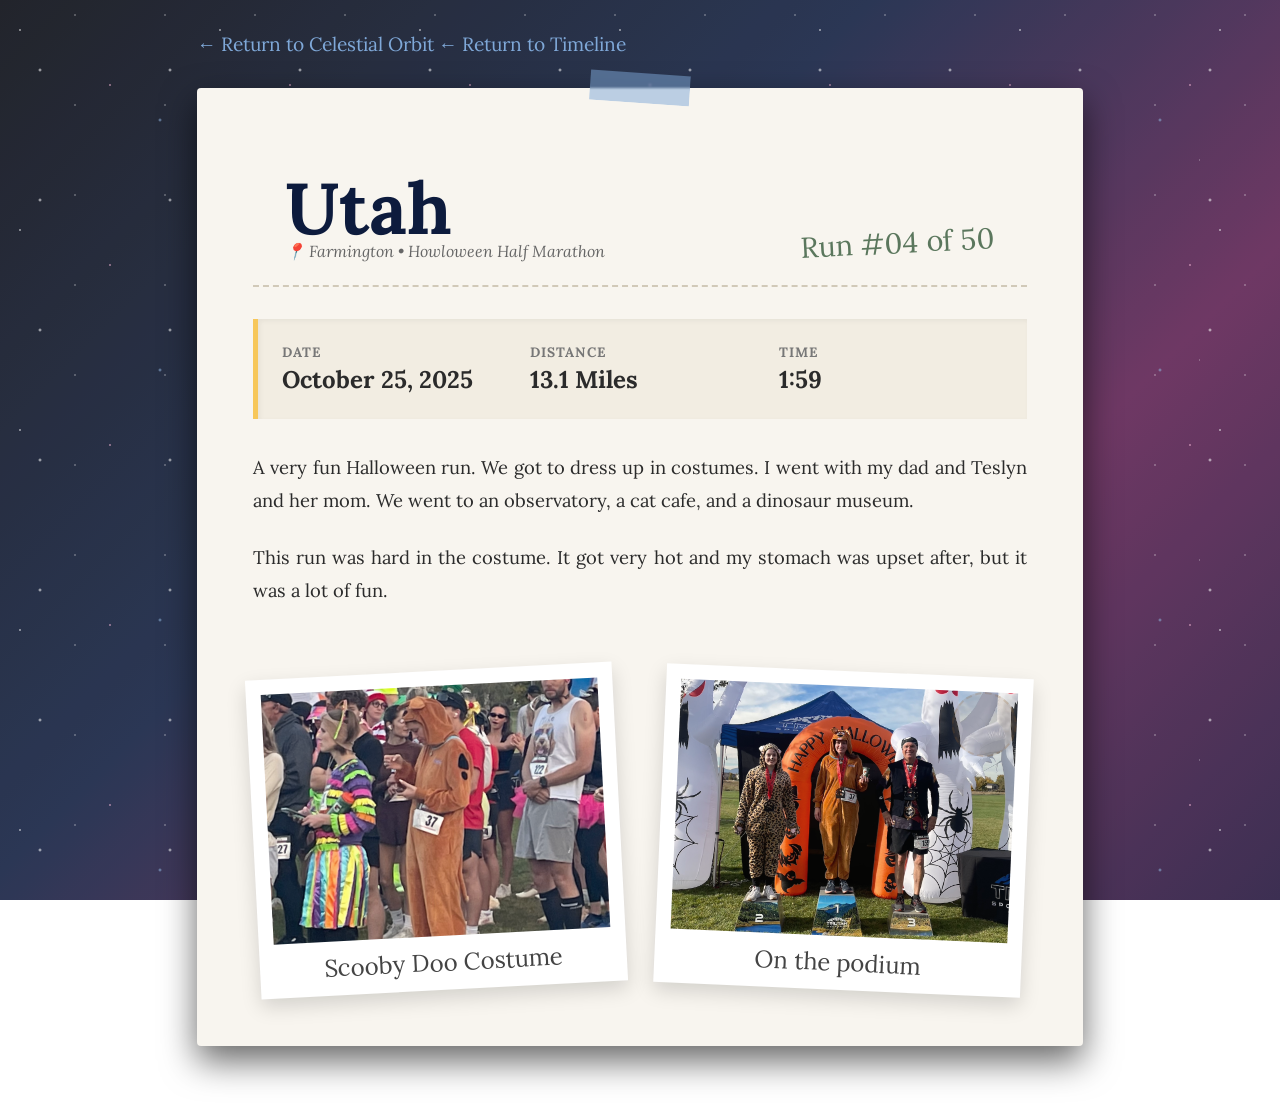
<file: states/utah.html>
<!DOCTYPE html>
<html lang="en">
<head>
    <meta charset="UTF-8">
    <meta name="viewport" content="width=device-width, initial-scale=1.0">
    <title>Utah Run | Running Across America</title>
    <link rel="preconnect" href="https://fonts.googleapis.com">
    <link rel="preconnect" href="https://fonts.gstatic.com" crossorigin>
    <link href="https://fonts.googleapis.com/css2?family=Caveat:wght@400..700&family=Lora:ital,wght@0,400..700;1,400..700&display=swap" rel="stylesheet">
    <link rel="stylesheet" href="../assets/style.css">
    <style>
        /* ==========================================================================
           State Page Specific Styling
           ========================================================================== */
        .state-container {
            max-width: 950px;
            margin: 2rem auto;
            padding: 0 2rem;
            position: relative;
            z-index: 1;
        }

        .back-link {
            display: inline-block;
            color: var(--dusty-blue);
            text-decoration: none;
            margin-bottom: 2rem;
            font-size: 1.2rem;
            transition: color 0.3s;
        }
        .back-link:hover {
            color: var(--gold);
        }

        /* Scrapbook Journal Entry Paper Layout */
        .journal-paper {
            background: var(--cream);
            color: var(--charcoal);
            padding: 3.5rem;
            border-radius: 4px;
            box-shadow: 0 15px 35px rgba(0,0,0,0.6);
            position: relative;
            margin-bottom: 4rem;
        }

        .state-header {
            border-bottom: 2px dashed #d1c9b8;
            padding-bottom: 1.5rem;
            margin-bottom: 2rem;
            display: flex;
            justify-content: space-between;
            align-items: flex-end;
        }

        .state-header h1 {
            font-size: 4.5rem;
            color: var(--bg-light-blue);
            line-height: 0.9;
        }

        .run-number {
            font-size: 1.8rem;
            color: var(--forest-green);
            transform: rotate(-3deg);
        }

        /* Trail Stats Grid Box */
        .stats-notebook {
            background: #f2ede2;
            border-left: 5px solid var(--gold);
            padding: 1.5rem;
            margin: 2rem 0;
            display: grid;
            grid-template-columns: repeat(auto-fit, minmax(150px, 1fr));
            gap: 1.5rem;
            box-shadow: inset 2px 2px 5px rgba(0,0,0,0.05);
        }

        .stat-item h4 {
            font-size: 0.85rem;
            text-transform: uppercase;
            letter-spacing: 1px;
            color: #777;
            margin-bottom: 0.2rem;
        }

        .stat-item p {
            font-size: 1.5rem;
            color: var(--charcoal);
            font-weight: bold;
        }

        .long-story {
            line-height: 1.8;
            font-size: 1.15rem;
            margin-bottom: 2rem;
            text-align: justify;
        }

        .long-story p {
            margin-bottom: 1.5rem;
        }

        /* Polaroid Photo Gallery Grid */
        .state-gallery {
            display: grid;
            grid-template-columns: repeat(auto-fit, minmax(260px, 1fr));
            gap: 2.5rem;
            margin-top: 4rem;
        }

        .polaroid-frame {
            background: white;
            padding: 15px 15px 50px 15px;
            box-shadow: 0 8px 20px rgba(0,0,0,0.15);
            position: relative;
            transition: transform 0.3s ease;
        }

        .polaroid-frame img {
            width: 100%;
            height: 250px;
            object-fit: cover;
            filter: sepia(0.1) contrast(0.98);
        }

        .polaroid-frame .caption {
            position: absolute;
            bottom: 12px;
            left: 15px;
            right: 15px;
            text-align: center;
            font-size: 1.5rem;
            color: #444;
        }

        /* Playful overlapping layout tilts */
        .tilt-l { transform: rotate(-3deg); }
        .tilt-r { transform: rotate(2.5deg); }
        .polaroid-frame:hover { transform: rotate(0deg) scale(1.03); z-index: 5; }
    </style>
</head>
<body>

    <div class="stars-overlay"></div>

    <div class="state-container">
        
        <nav class="back-links-container">
            <a href="../index.html#progress-section" class="back-link serif">← Return to Celestial Orbit</a>
            <a href="../index.html#timeline-section" class="back-link serif">← Return to Timeline</a>
        </nav>

        <article class="journal-paper">
            <div class="tape top-center"></div>

            <header class="state-header">
                <div>
                    <h1 class="handwritten">Utah</h1>
                    <p class="serif" style="color: #666; font-style: italic;">📍 Farmington • Howloween Half Marathon</p>
                </div>
                <div class="run-number handwritten">Run #04 of 50</div>
            </header>

            <section class="stats-notebook serif">
                <div class="stat-item">
                    <h4>Date</h4>
                    <p>October 25, 2025</p>
                </div>
                <div class="stat-item">
                    <h4>Distance</h4>
                    <p>13.1 Miles</p>
                </div>
                <div class="stat-item">
                    <h4>Time</h4>
                    <p>1:59</p>
                </div>
            </section>

            <section class="long-story serif">
                <p>
                    A very fun Halloween run. We got to dress up in costumes. I went with my dad and Teslyn and her mom. We went to an observatory, a cat cafe, and a dinosaur museum. 
                </p>
                <p>
                    This run was hard in the costume. It got very hot and my stomach was upset after, but it was a lot of fun. 
                </p>
    
            </section>

            <section class="state-gallery">
                
                <div class="polaroid-frame tilt-l">
                    <img src="../assets/images/utah1.png" alt="State Run" class="hero-img">
                    <p class="handwritten caption">Scooby Doo Costume</p>
                </div>

                <div class="polaroid-frame tilt-r">
                    <img src="../assets/images/utah2.png" alt="State Run" class="hero-img">
                    <div class="coffee-stain"></div>
                    <p class="handwritten caption">On the podium</p>
                </div>

            </section>
        </article>

    </div>

</body>
</html>
</file>
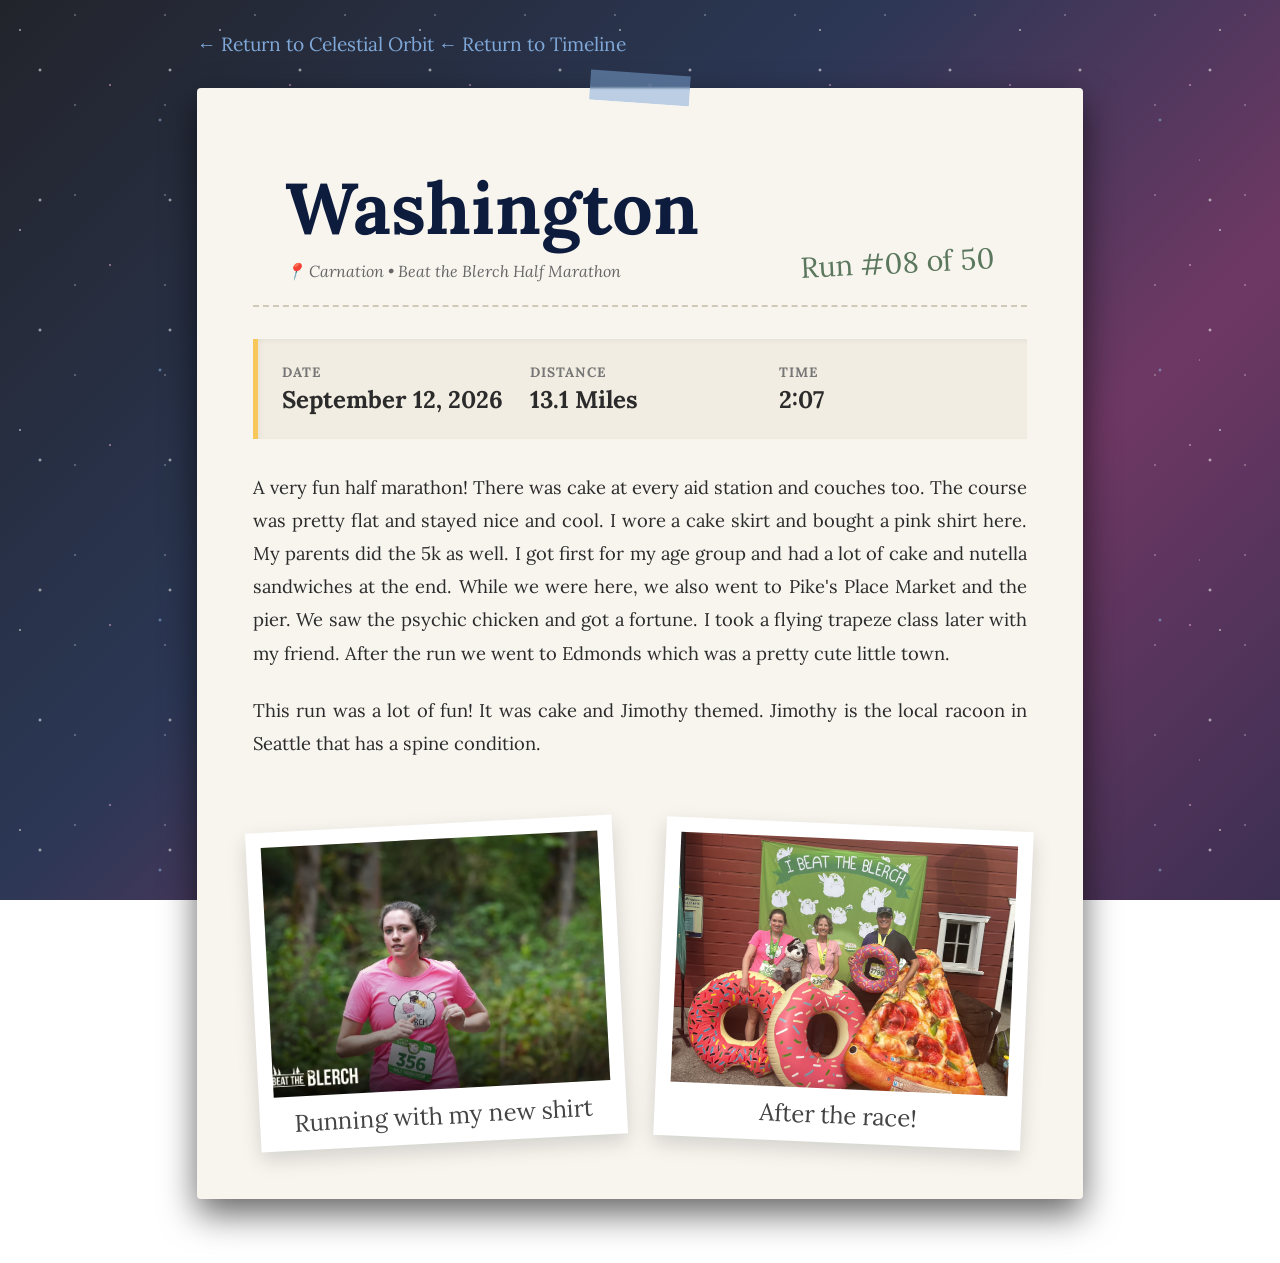
<file: states/washington.html>
<!DOCTYPE html>
<html lang="en">
<head>
    <meta charset="UTF-8">
    <meta name="viewport" content="width=device-width, initial-scale=1.0">
    <title>Washington Run | Running Across America</title>
    <link rel="preconnect" href="https://fonts.googleapis.com">
    <link rel="preconnect" href="https://fonts.gstatic.com" crossorigin>
    <link href="https://fonts.googleapis.com/css2?family=Caveat:wght@400..700&family=Lora:ital,wght@0,400..700;1,400..700&display=swap" rel="stylesheet">
    <link rel="stylesheet" href="../assets/style.css">
    <style>
        /* ==========================================================================
           State Page Specific Styling
           ========================================================================== */
        .state-container {
            max-width: 950px;
            margin: 2rem auto;
            padding: 0 2rem;
            position: relative;
            z-index: 1;
        }

        .back-link {
            display: inline-block;
            color: var(--dusty-blue);
            text-decoration: none;
            margin-bottom: 2rem;
            font-size: 1.2rem;
            transition: color 0.3s;
        }
        .back-link:hover {
            color: var(--gold);
        }

        /* Scrapbook Journal Entry Paper Layout */
        .journal-paper {
            background: var(--cream);
            color: var(--charcoal);
            padding: 3.5rem;
            border-radius: 4px;
            box-shadow: 0 15px 35px rgba(0,0,0,0.6);
            position: relative;
            margin-bottom: 4rem;
        }

        .state-header {
            border-bottom: 2px dashed #d1c9b8;
            padding-bottom: 1.5rem;
            margin-bottom: 2rem;
            display: flex;
            justify-content: space-between;
            align-items: flex-end;
        }

        .state-header h1 {
            font-size: 4.5rem;
            color: var(--bg-light-blue);
            line-height: 0.9;
        }

        .run-number {
            font-size: 1.8rem;
            color: var(--forest-green);
            transform: rotate(-3deg);
        }

        /* Trail Stats Grid Box */
        .stats-notebook {
            background: #f2ede2;
            border-left: 5px solid var(--gold);
            padding: 1.5rem;
            margin: 2rem 0;
            display: grid;
            grid-template-columns: repeat(auto-fit, minmax(150px, 1fr));
            gap: 1.5rem;
            box-shadow: inset 2px 2px 5px rgba(0,0,0,0.05);
        }

        .stat-item h4 {
            font-size: 0.85rem;
            text-transform: uppercase;
            letter-spacing: 1px;
            color: #777;
            margin-bottom: 0.2rem;
        }

        .stat-item p {
            font-size: 1.5rem;
            color: var(--charcoal);
            font-weight: bold;
        }

        .long-story {
            line-height: 1.8;
            font-size: 1.15rem;
            margin-bottom: 2rem;
            text-align: justify;
        }

        .long-story p {
            margin-bottom: 1.5rem;
        }

        /* Polaroid Photo Gallery Grid */
        .state-gallery {
            display: grid;
            grid-template-columns: repeat(auto-fit, minmax(260px, 1fr));
            gap: 2.5rem;
            margin-top: 4rem;
        }

        .polaroid-frame {
            background: white;
            padding: 15px 15px 50px 15px;
            box-shadow: 0 8px 20px rgba(0,0,0,0.15);
            position: relative;
            transition: transform 0.3s ease;
        }

        .polaroid-frame img {
            width: 100%;
            height: 250px;
            object-fit: cover;
            filter: sepia(0.1) contrast(0.98);
        }

        .polaroid-frame .caption {
            position: absolute;
            bottom: 12px;
            left: 15px;
            right: 15px;
            text-align: center;
            font-size: 1.5rem;
            color: #444;
        }

        /* Playful overlapping layout tilts */
        .tilt-l { transform: rotate(-3deg); }
        .tilt-r { transform: rotate(2.5deg); }
        .polaroid-frame:hover { transform: rotate(0deg) scale(1.03); z-index: 5; }
    </style>
</head>
<body>

    <div class="stars-overlay"></div>

    <div class="state-container">
        
        <nav class="back-links-container">
            <a href="../index.html#progress-section" class="back-link serif">← Return to Celestial Orbit</a>
            <a href="../index.html#timeline-section" class="back-link serif">← Return to Timeline</a>
        </nav>

        <article class="journal-paper">
            <div class="tape top-center"></div>

            <header class="state-header">
                <div>
                    <h1 class="handwritten">Washington</h1>
                    <br>
                    <p class="serif" style="color: #666; font-style: italic;">📍 Carnation • Beat the Blerch Half Marathon</p>
                </div>
                <div class="run-number handwritten">Run #08 of 50</div>
            </header>

            <section class="stats-notebook serif">
                <div class="stat-item">
                    <h4>Date</h4>
                    <p>September 12, 2026</p>
                </div>
                <div class="stat-item">
                    <h4>Distance</h4>
                    <p>13.1 Miles</p>
                </div>
                <div class="stat-item">
                    <h4>Time</h4>
                    <p>2:07</p>
                </div>
            </section>

            <section class="long-story serif">
                <p>
                    A very fun half marathon! There was cake at every aid station and couches too. The course was pretty flat and stayed nice and cool. I wore a cake skirt and bought a pink shirt here. My parents did the 5k as well. I got first for my age group and had a lot of cake and nutella sandwiches at the end. While we were here, we also went to Pike's Place Market and the pier. We saw the psychic chicken and got a fortune. I took a flying trapeze class later with my friend. After the run we went to Edmonds which was a pretty cute little town.
                </p>
                <p>
                    This run was a lot of fun! It was cake and Jimothy themed. Jimothy is the local racoon in Seattle that has a spine condition.
                </p>
    
            </section>

            <section class="state-gallery">
                
                <div class="polaroid-frame tilt-l">
                    <img src="../assets/images/washington1.jpeg" alt="State Run" class="hero-img">
                    <p class="handwritten caption">Running with my new shirt</p>
                </div>

                <div class="polaroid-frame tilt-r">
                    <img src="../assets/images/washington2.png" alt="State Run" class="hero-img">
                    <div class="coffee-stain"></div>
                    <p class="handwritten caption">After the race!</p>
                </div>

            </section>
        </article>

    </div>

</body>
</html>
</file>
<file: assets/style.css>
:root {
    --bg-dark: #050816;
    --bg-light-blue: #0D1B3D;
    --nebula: #3B2C68;
    --gold: #F7C75A;
    --dusty-blue: #7FA8D8;
    --forest-green: #5B775D;
    --cream: #F8F5EF;
    --charcoal: #2B2B2B;
}

* {
    box-sizing: border-box;
    margin: 0;
    padding: 0;
}

html {
    scroll-behavior: smooth;
}

body {
    background: linear-gradient(135deg, 
        #03050d 0%, 
        #0d1b3d 40%, 
        #5a1c4e 70%, 
        #21123a 100%
    );
    background-attachment: fixed;
    color: var(--cream);
    font-family: "Lora", serif;
    overflow-x: hidden;
    position: relative;
}

/* ==========================================================================
   Background Starfield & Animations
   ========================================================================== */
.stars-overlay {
    position: fixed;
    top: 0;
    left: 0;
    width: 100%;
    height: 100%;
    background-image: 
        radial-gradient(1.5px 1.5px at 20px 30px, #fff, rgba(0,0,0,0)),
        radial-gradient(2px 2px at 40px 70px, #fff, rgba(255,255,255,0.15)),
        radial-gradient(1px 1px at 75px 15px, #fff, rgba(0,0,0,0)),
        radial-gradient(1.5px 1.5px at 110px 85px, #ffb3d9, rgba(0,0,0,0)),
        radial-gradient(2px 2px at 160px 120px, var(--dusty-blue), rgba(0,0,0,0)),
        radial-gradient(1px 1px at 200px 160px, #fff, rgba(0,0,0,0)),
        radial-gradient(1.5px 1.5px at 230px 190px, #fff, rgba(0,0,0,0)),
        radial-gradient(2.5px 2.5px at 280px 270px, var(--gold), rgba(0,0,0,0));
    background-size: 200px 200px, 130px 130px, 90px 90px, 180px 180px, 250px 250px;
    opacity: 0.85;
    z-index: 0;
    animation: backgroundTwinkle 5s ease-in-out infinite alternate;
    pointer-events: none;
}

@keyframes backgroundTwinkle { 
    0% { opacity: 0.7; transform: scale(1); } 
    100% { opacity: 0.95; transform: scale(1.01); } 
}

/* Shooting Stars */
.stars-overlay::before,
.stars-overlay::after {
    content: "";
    position: absolute;
    width: 120px;
    height: 2px;
    background: linear-gradient(-45deg, rgba(255,255,255,0) 0%, rgba(247,199,90,0.9) 50%, white 100%);
    filter: drop-shadow(0 0 6px rgba(247,199,90,0.5));
    opacity: 0;
}
.stars-overlay::before { top: 10%; left: 80%; animation: shootingStarOne 14s ease-in-out infinite; }
.stars-overlay::after { top: 35%; left: 90%; animation: shootingStarTwo 19s ease-in-out infinite; animation-delay: 6s; }

@keyframes shootingStarOne {
    0% { transform: translate(0, 0) rotate(-35deg) scale(0); opacity: 0; }
    4% { opacity: 1; transform: translate(-300px, 210px) rotate(-35deg) scale(1); }
    8% { transform: translate(-600px, 420px) rotate(-35deg) scale(0); opacity: 0; }
    100% { transform: translate(-600px, 420px) rotate(-35deg) scale(0); opacity: 0; }
}
@keyframes shootingStarTwo {
    0% { transform: translate(0, 0) rotate(-40deg) scale(0); opacity: 0; }
    3% { opacity: 1; transform: translate(-350px, 290px) rotate(-40deg) scale(1.2); }
    6% { transform: translate(-700px, 580px) rotate(-40deg) scale(0); opacity: 0; }
    100% { transform: translate(-700px, 580px) rotate(-40deg) scale(0); opacity: 0; }
}

/* Header & Nav */
header { position: relative; z-index: 10; padding: 2rem; }
.nav-container { display: flex; justify-content: space-between; align-items: center; max-width: 1200px; margin: 0 auto; }
.logo { font-size: 2rem; color: var(--gold); }
.nav-links { display: flex; list-style: none; gap: 2rem; }
.nav-links a { color: var(--dusty-blue); text-decoration: none; transition: color 0.3s; }
.nav-links a:hover { color: var(--gold); }

/* ==========================================================================
   Custom Star-Chain Constellation Borders
   ========================================================================== */
.cosmic-border {
    position: relative;
    padding: 3.5rem !important; 
    border: 3px double rgba(247, 199, 90, 0.3);
    border-radius: 6px;
    box-shadow: 
        0 12px 40px rgba(0,0,0,0.6), 
        0 0 25px rgba(247, 199, 90, 0.2),
        inset 0 0 15px rgba(247, 199, 90, 0.08);
}

.cosmic-border::before {
    content: "";
    position: absolute;
    top: 8px;
    left: 8px;
    right: 8px;
    bottom: 8px;
    pointer-events: none;
    
    --star-svg: url("data:image/svg+xml,%3Csvg xmlns='http://www.w3.org/2000/svg' width='20' height='20' viewBox='0 0 24 24'%3E%3Ctext x='50%25' y='53%25' font-size='16' text-anchor='middle' dominant-baseline='middle' fill='%23F7C75A'%3E✦%3C/text%3E%3C/svg%3E");

    background-image: var(--star-svg), var(--star-svg), var(--star-svg), var(--star-svg);
    background-position: top left, bottom left, top left, top right;
    background-repeat: round no-repeat, round no-repeat, no-repeat round, no-repeat round;
    background-size: 20px 20px;
}

/* ==========================================================================
   Hero Section
   ========================================================================== */
.hero-section { display: flex; justify-content: center; padding-top: 4rem; padding-bottom: 2rem; }
.hero-paper { background: var(--cream); color: var(--charcoal); padding: 3rem; border-radius: 4px; display: flex; max-width: 900px; gap: 3rem; align-items: center; position: relative; }

.tape { position: absolute; width: 100px; height: 30px; background: rgba(247, 199, 90, 0.4); backdrop-filter: blur(1px); z-index: 10; }
.tape.top-left { top: -10px; left: -20px; transform: rotate(-35deg); }
.tape.top-center { top: -15px; left: 35%; transform: rotate(4deg); background: rgba(127, 168, 216, 0.5); }
.tape.top-right { top: -10px; right: -10px; transform: rotate(25deg); background: rgba(91, 119, 93, 0.4); }

.polaroid-container { background: white; padding: 15px 15px 55px 15px; box-shadow: 0 4px 15px rgba(0,0,0,0.15); transform: rotate(-3deg); flex-shrink: 0; position: relative; max-width: 100%; }
.slideshow-wrapper { position: relative; width: 280px; height: 320px; max-width: 100%; overflow: hidden; }
.slideshow-wrapper .hero-img { position: absolute; top: 0; left: 0; width: 100%; height: 100%; object-fit: cover; filter: sepia(0.15) contrast(0.95); opacity: 0; transition: opacity 1s ease-in-out; z-index: 1; }
.slideshow-wrapper .hero-img.active { opacity: 1; z-index: 2; }
.hero-img { width: 280px; height: 320px; max-width: 100%; object-fit: cover; filter: sepia(0.15) contrast(0.95); }
.hero-date { position: absolute; bottom: 12px; right: 20px; font-size: 1.5rem; color: #555; z-index: 3; }

.hero-text h1 { font-size: 3.5rem; line-height: 1; color: var(--forest-green); margin-bottom: 0.5rem; }
.hero-text h2 { font-size: 1.4rem; letter-spacing: 2px; text-transform: uppercase; margin-bottom: 1.5rem; }
.hero-text blockquote { font-style: italic; border-left: 3px solid var(--gold); padding-left: 1rem; margin-bottom: 2rem; color: #555; }
.btn { display: inline-block; padding: 0.6rem 1.5rem; background: var(--bg-light-blue); color: var(--cream); text-decoration: none; font-size: 1.5rem; border-radius: 20px; transition: transform 0.3s, box-shadow 0.3s; }
.btn:hover { transform: translateY(-2px); box-shadow: 0 5px 15px rgba(247, 199, 90, 0.4); }

/* ==========================================================================
   Orbit Layout & Interactive Progress Stars
   ========================================================================== */
.progress-section { 
    display: flex; 
    flex-direction: column; 
    align-items: center; 
    justify-content: center; 
    width: 100%; 
    padding-top: 4rem; 
    padding-bottom: 2rem; 
}

.orbit-wrapper { 
    position: relative; 
    width: 800px; 
    height: 800px; 
    max-width: 100%;
    display: flex; 
    justify-content: center; 
    align-items: center; 
    margin: 0 auto; 
}

.progress-center-text { 
    text-align: center; 
    position: relative; 
    z-index: 5; 
}

.progress-center-text h2 { 
    font-size: 2.8rem; 
    color: var(--gold); 
    line-height: 1.1; 
}

.progress-center-text p { 
    color: var(--dusty-blue); 
    font-size: 1.2rem; 
    margin-top: 0.5rem; 
}

.constellation-orbit { 
    position: absolute; 
    width: 100%; 
    height: 100%; 
    border: 1px dashed rgba(255, 255, 255, 0.08); 
    border-radius: 50%; 
}

.constellation-orbit .star { 
    position: absolute; 
    top: 50%; 
    left: 50%; 
    width: 110px; 
    height: 75px; 
    display: flex; 
    flex-direction: column; 
    align-items: center; 
    justify-content: center; 
    text-align: center; 
    font-size: 1.2rem; 
    text-decoration: none; 
    transform: translate(-50%, -50%) 
               rotate(calc(360deg / 50 * var(--i))) 
               translateY(-370px) 
               rotate(calc(-360deg / 50 * var(--i))); 
    transition: transform 0.3s cubic-bezier(0.175, 0.885, 0.32, 1.275), 
                color 0.2s ease, 
                text-shadow 0.2s ease; 
    z-index: 2; 
}

.star.lit { 
    color: var(--gold); 
    text-shadow: 0 0 10px rgba(247, 199, 90, 0.6); 
    cursor: pointer; 
    animation: starPulse 3s ease-in-out infinite alternate;
}

.star .label { 
    font-size: 0.85rem; 
    margin-bottom: 2px; 
    letter-spacing: 0.5px; 
    color: var(--dusty-blue); 
    transition: color 0.2s, font-weight 0.2s; 
}

.star.lit .label { 
    color: var(--gold); 
    font-weight: bold; 
}

.constellation-orbit .star.lit:hover { 
    transform: translate(-50%, -50%) 
               rotate(calc(360deg / 50 * var(--i))) 
               translateY(-370px) 
               rotate(calc(-360deg / 50 * var(--i))) 
               scale(1.4); 
    color: #fff;
    text-shadow: 0 0 15px var(--gold), 0 0 25px var(--gold);
    z-index: 20; 
}

.star.lit:hover .label { 
    color: #fff; 
    text-shadow: 0 0 8px var(--gold);
}

.star.dim { 
    color: rgba(255, 255, 255, 0.2); 
    cursor: default; 
}

.star.dim:hover { 
    color: rgba(255, 255, 255, 0.6); 
    text-shadow: 0 0 8px rgba(255, 255, 255, 0.3); 
}

.star.dim:hover .label { 
    color: var(--dusty-blue); 
}

@keyframes starPulse {
    0% { text-shadow: 0 0 8px rgba(247, 199, 90, 0.5); }
    100% { text-shadow: 0 0 18px rgba(247, 199, 90, 0.9), 0 0 25px rgba(247, 199, 90, 0.4); }
}

/* ==========================================================================
   Cosmic Page Navigation Dividers
   ========================================================================== */
.mountain-divider { 
    display: flex; 
    justify-content: center; 
    align-items: center; 
    width: 100%; 
    max-width: 900px;
    margin: 4rem auto; 
    clear: both; 
}

.divider-line {
    flex: 1;
    height: 1px;
    border-bottom: 1px dashed rgba(255, 255, 255, 0.15);
}

.cosmic-return {
    display: flex;
    flex-direction: column;
    align-items: center;
    justify-content: center;
    padding: 0 2rem;
    text-decoration: none;
    color: var(--dusty-blue);
    transition: transform 0.3s cubic-bezier(0.175, 0.885, 0.32, 1.275);
}

.cosmic-return .moon-icon {
    font-size: 2rem;
    color: var(--gold);
    text-shadow: 0 0 10px rgba(247, 199, 90, 0.4);
    margin-bottom: 0.3rem;
    transition: text-shadow 0.3s ease, transform 0.3s ease;
}

.cosmic-return .return-text {
    font-size: 1.1rem;
    letter-spacing: 0.5px;
    opacity: 0.8;
    transition: color 0.3s ease, opacity 0.3s ease;
}

.cosmic-return:hover {
    transform: scale(1.15);
}

.cosmic-return:hover .moon-icon {
    text-shadow: 0 0 20px var(--gold), 0 0 30px var(--gold);
    transform: rotate(-15deg); 
}

.cosmic-return:hover .return-text {
    color: white;
    opacity: 1;
}

/* ==========================================================================
   Progress Map Display
   ========================================================================== */
.map-section { display: flex; justify-content: center; padding-top: 1rem; padding-bottom: 3rem; }
.map-paper { background: var(--cream); color: var(--charcoal); padding: 2.5rem; max-width: 900px; width: 100%; border-radius: 4px; }
.map-paper h2 { margin-bottom: 0.2rem; text-align: center; font-size: 2.5rem; color: var(--bg-light-blue); }
.map-subtitle { text-align: center; font-style: italic; color: #555; margin-bottom: 1.5rem; font-size: 1rem; }
.map-wrapper { position: relative; width: 100%; }

.custom-map-img { width: 100%; height: auto; display: block; border-radius: 4px; filter: sepia(0.05); border: 1px solid #ddd; box-shadow: 0 4px 15px rgba(0,0,0,0.1); }
.map-journal-card { position: absolute; bottom: 20px; right: 20px; background: white; padding: 1.2rem; width: 230px; box-shadow: 3px 3px 18px rgba(0,0,0,0.2); border-left: 4px solid var(--forest-green); border-radius: 2px; }

/* ==========================================================================
   Astronomy Scrapbook Timeline Section
   ========================================================================== */
.timeline-section { padding: 4rem 2rem; width: 100%; max-width: 1000px; margin: 0 auto; position: relative; }
.section-subtitle { text-align: center; color: var(--dusty-blue); font-style: italic; margin-top: -1rem; margin-bottom: 3rem; }

.timeline-container { position: relative; width: 100%; margin-top: 2rem; }

.timeline-line { position: absolute; top: 0; bottom: 0; left: 50%; width: 2px; background: linear-gradient(to bottom, var(--gold) 0%, var(--nebula) 70%, rgba(255,255,255,0.1) 100%); transform: translateX(-50%); z-index: 1; }

.timeline-item { position: relative; width: 50%; padding: 1rem 2.5rem; z-index: 2; box-sizing: border-box; }
.timeline-item.left { left: 0; text-align: right; }
.timeline-item.right { left: 50%; text-align: left; }

.timeline-dot { position: absolute; top: 1.8rem; width: 24px; height: 24px; background: var(--bg-dark); border: 2px solid var(--gold); color: var(--gold); font-size: 0.8rem; display: flex; align-items: center; justify-content: center; border-radius: 50%; z-index: 5; text-shadow: 0 0 5px var(--gold); box-shadow: 0 0 8px var(--gold); }
.timeline-item.left .timeline-dot { right: -12px; }
.timeline-item.right .timeline-dot { left: -12px; }

.timeline-content { background: var(--cream); color: var(--charcoal); padding: 1.5rem; border-radius: 4px; box-shadow: 0 5px 15px rgba(0,0,0,0.2); position: relative; transition: transform 0.3s; }
.timeline-content:hover { transform: translateY(-3px); }
.timeline-date { display: block; font-size: 1.4rem; color: var(--forest-green); margin-bottom: 0.2rem; }
.timeline-content h3 { font-size: 2rem; color: var(--bg-light-blue); margin-bottom: 0.2rem; line-height: 1; }
.timeline-details { font-size: 0.85rem; font-weight: bold; color: #666; margin-bottom: 0.6rem; }
.timeline-link { display: inline-block; margin-top: 0.8rem; text-decoration: none; color: var(--forest-green); font-size: 1.2rem; }
.timeline-link:hover { color: var(--gold); }

/* ==========================================================================
   Journal & Scrapbook Base Styling
   ========================================================================== */
.section-title { text-align: center; font-size: 3rem; color: var(--gold); margin-bottom: 1.5rem; }
.journal-container { display: flex; justify-content: center; padding: 2rem; }
.journal-card { background: var(--cream); color: var(--charcoal); padding: 2.5rem; max-width: 650px; box-shadow: 0 10px 25px rgba(0,0,0,0.3); position: relative; }
.journal-header { display: flex; justify-content: space-between; align-items: baseline; border-bottom: 1px dashed #ccc; padding-bottom: 0.5rem; }
.journal-header h3 { font-size: 2.5rem; color: var(--bg-light-blue); }
.location { color: var(--forest-green); font-weight: bold; margin: 0.5rem 0; }
.stats-badge { font-size: 0.9rem; background: #e2decb; display: inline-block; padding: 3px 10px; border-radius: 12px; margin-bottom: 1.5rem; }
.entry-text { line-height: 1.6; }

/* ==========================================================================
   Scrapbook Gallery & Overlays Layout
   ========================================================================== */
.scrapbook-gallery { 
    display: flex; 
    justify-content: center; 
    gap: 3rem; 
    flex-wrap: wrap; 
    padding: 4rem 2rem; 
}

.scrapbook-item { 
    background: white; 
    padding: 12px 12px 15px 12px; 
    box-shadow: 0 8px 20px rgba(0,0,0,0.4); 
    position: relative; 
    transition: transform 0.4s ease; 
    display: flex;
    flex-direction: column;
    align-items: center;
}

.scrapbook-item img { 
    width: 240px; 
    height: 240px; 
    object-fit: cover; 
    display: block;
}

.scrapbook-item .caption { 
    color: var(--charcoal); 
    font-size: 1.3rem; 
    margin-top: 15px; 
    text-align: center;
    width: 100%;
}

.tilt-left { transform: rotate(-5deg); }
.tilt-right { transform: rotate(4deg); }
.scrapbook-item:hover { transform: rotate(0deg) scale(1.05); z-index: 5; }

.tape.top-center { 
    top: -15px; 
    left: 50%; 
    transform: translateX(-50%) rotate(4deg); 
    background: rgba(127, 168, 216, 0.5); 
}
.tape.top-right-angle {
    top: -10px;
    right: -15px;
    transform: rotate(30deg);
    background: rgba(91, 119, 93, 0.5);
}

.coffee-stain { 
    position: absolute; 
    top: 15px; 
    right: 15px; 
    width: 65px; 
    height: 65px; 
    background: rgba(139, 90, 43, 0.12); 
    border-radius: 50%; 
    border: 2px dashed rgba(139, 90, 43, 0.18); 
    pointer-events: none; 
    z-index: 10;
}

footer { text-align: center; padding: 4rem 2rem; background: rgba(5, 8, 22, 0.8); margin-top: 5rem; }
footer p { max-width: 600px; margin: 0 auto 1.5rem auto; font-style: italic; color: var(--dusty-blue); }

/* ==========================================================================
   Mobile Optimization Overrides (For Phones)
   ========================================================================== */
@media (max-width: 768px) {
    body, main {
        overflow-x: hidden;
        width: 100%;
    }

    .hero-paper {
        flex-direction: column !important;
        padding: 1.5rem !important;
        gap: 2rem;
    }

    .polaroid-container, .hero-text {
        width: 100% !important;
        max-width: 100% !important;
    }

    .orbit-wrapper {
        width: 100% !important;
        height: auto !important;
        min-height: 450px;
        transform: scale(0.65);
        transform-origin: center center;
        margin: 0 auto !important;
    }

    .nav-links {
        flex-wrap: wrap;
        justify-content: center;
        gap: 10px;
        padding: 0 1rem;
    }

    .scrapbook-gallery {
        display: flex;
        flex-direction: column;
        align-items: center;
        gap: 2rem;
    }

    .scrapbook-item {
        width: 90% !important;
        transform: none !important;
        margin: 0 auto;
    }

    .timeline-line { left: 30px; }
    .timeline-item { width: 100%; padding-left: 70px; padding-right: 15px; }
    .timeline-item.left { text-align: left; left: 0; }
    .timeline-item.right { left: 0; }
    .timeline-item.left .timeline-dot,
    .timeline-item.right .timeline-dot { left: 18px; right: auto; }
}
</file>
